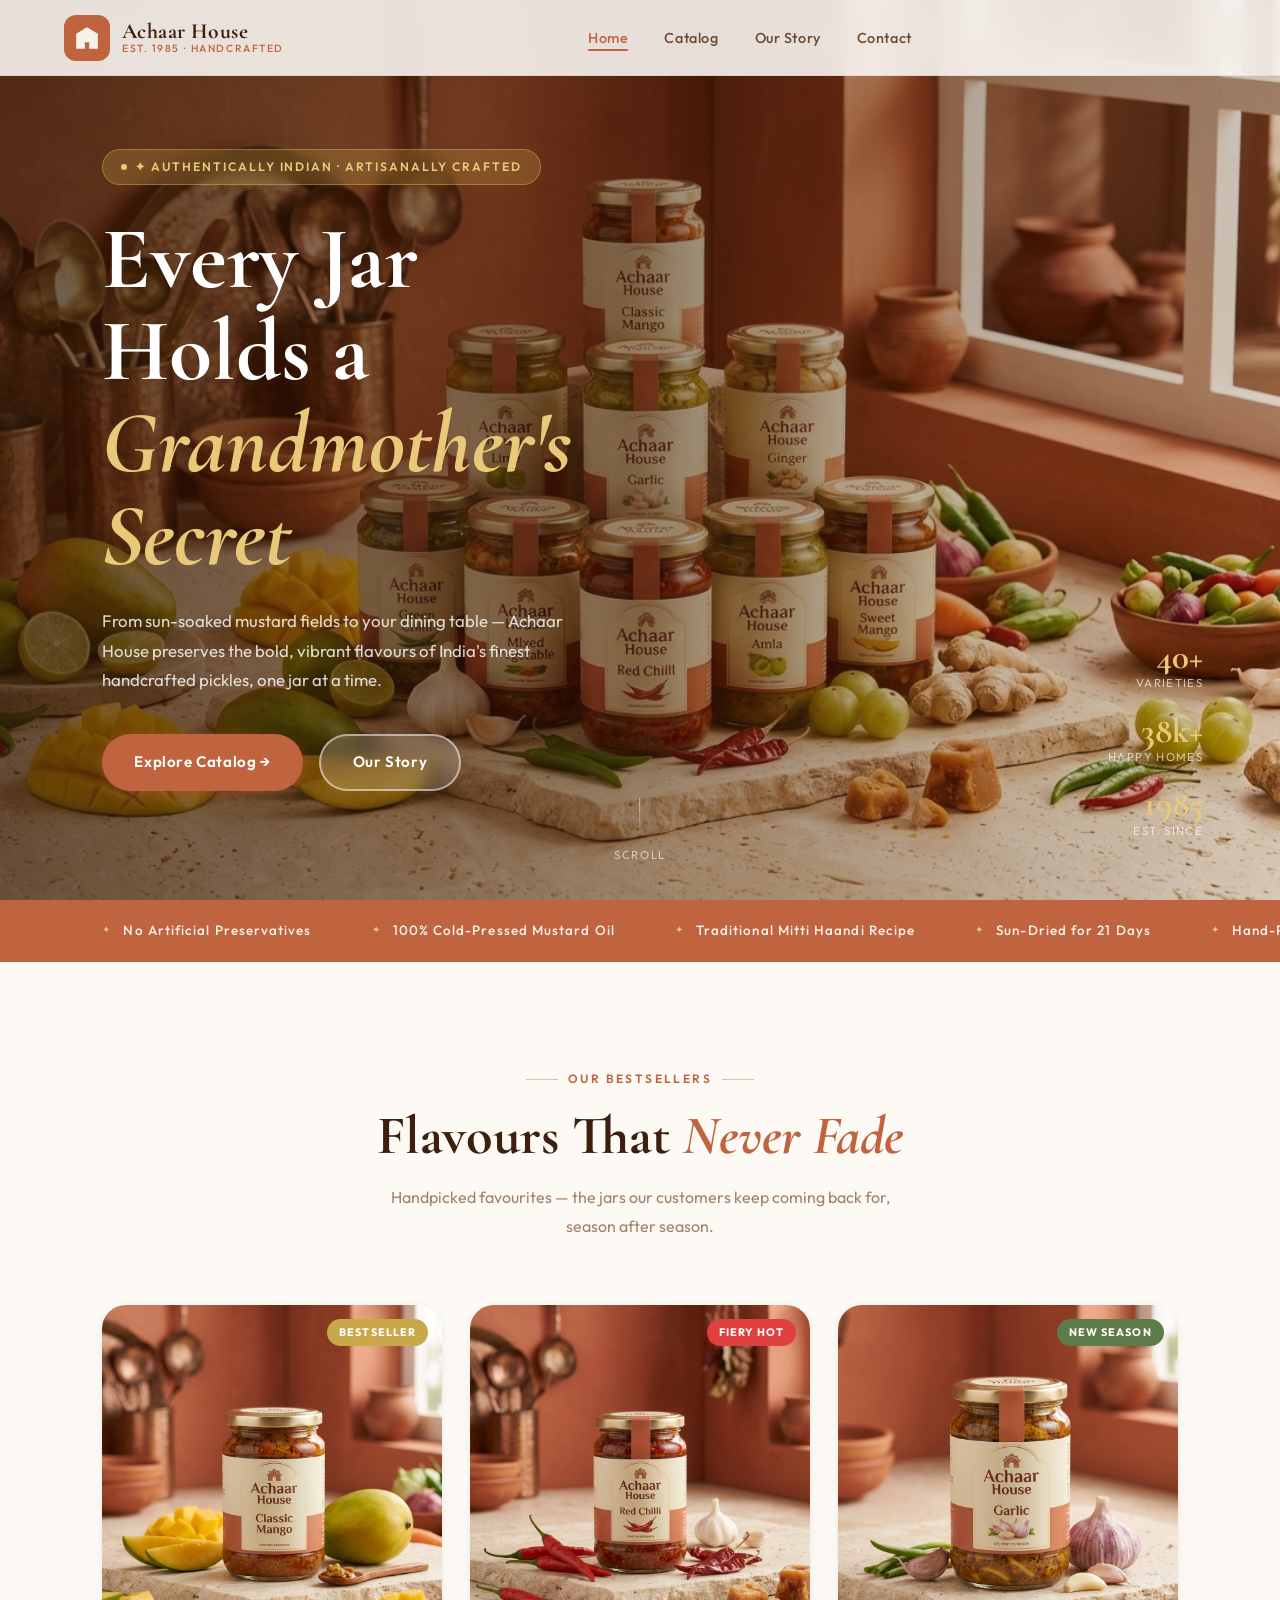
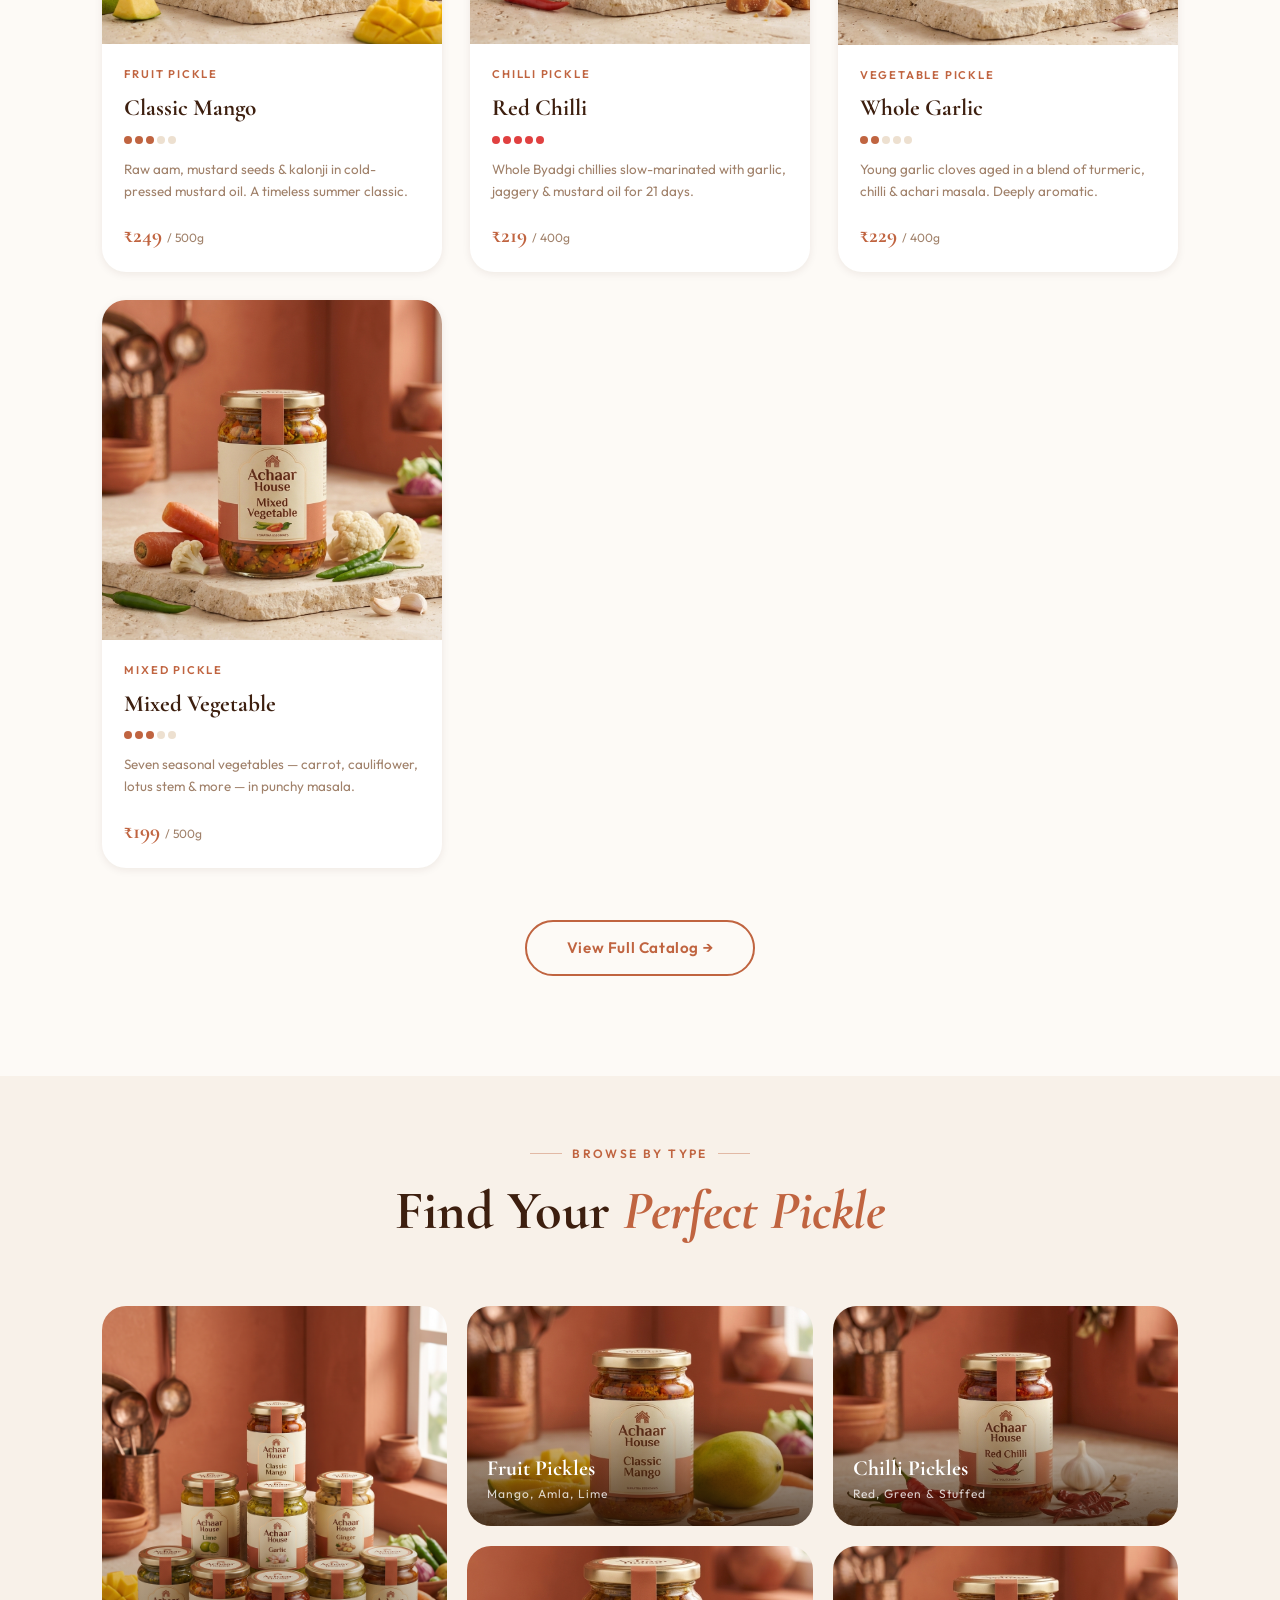
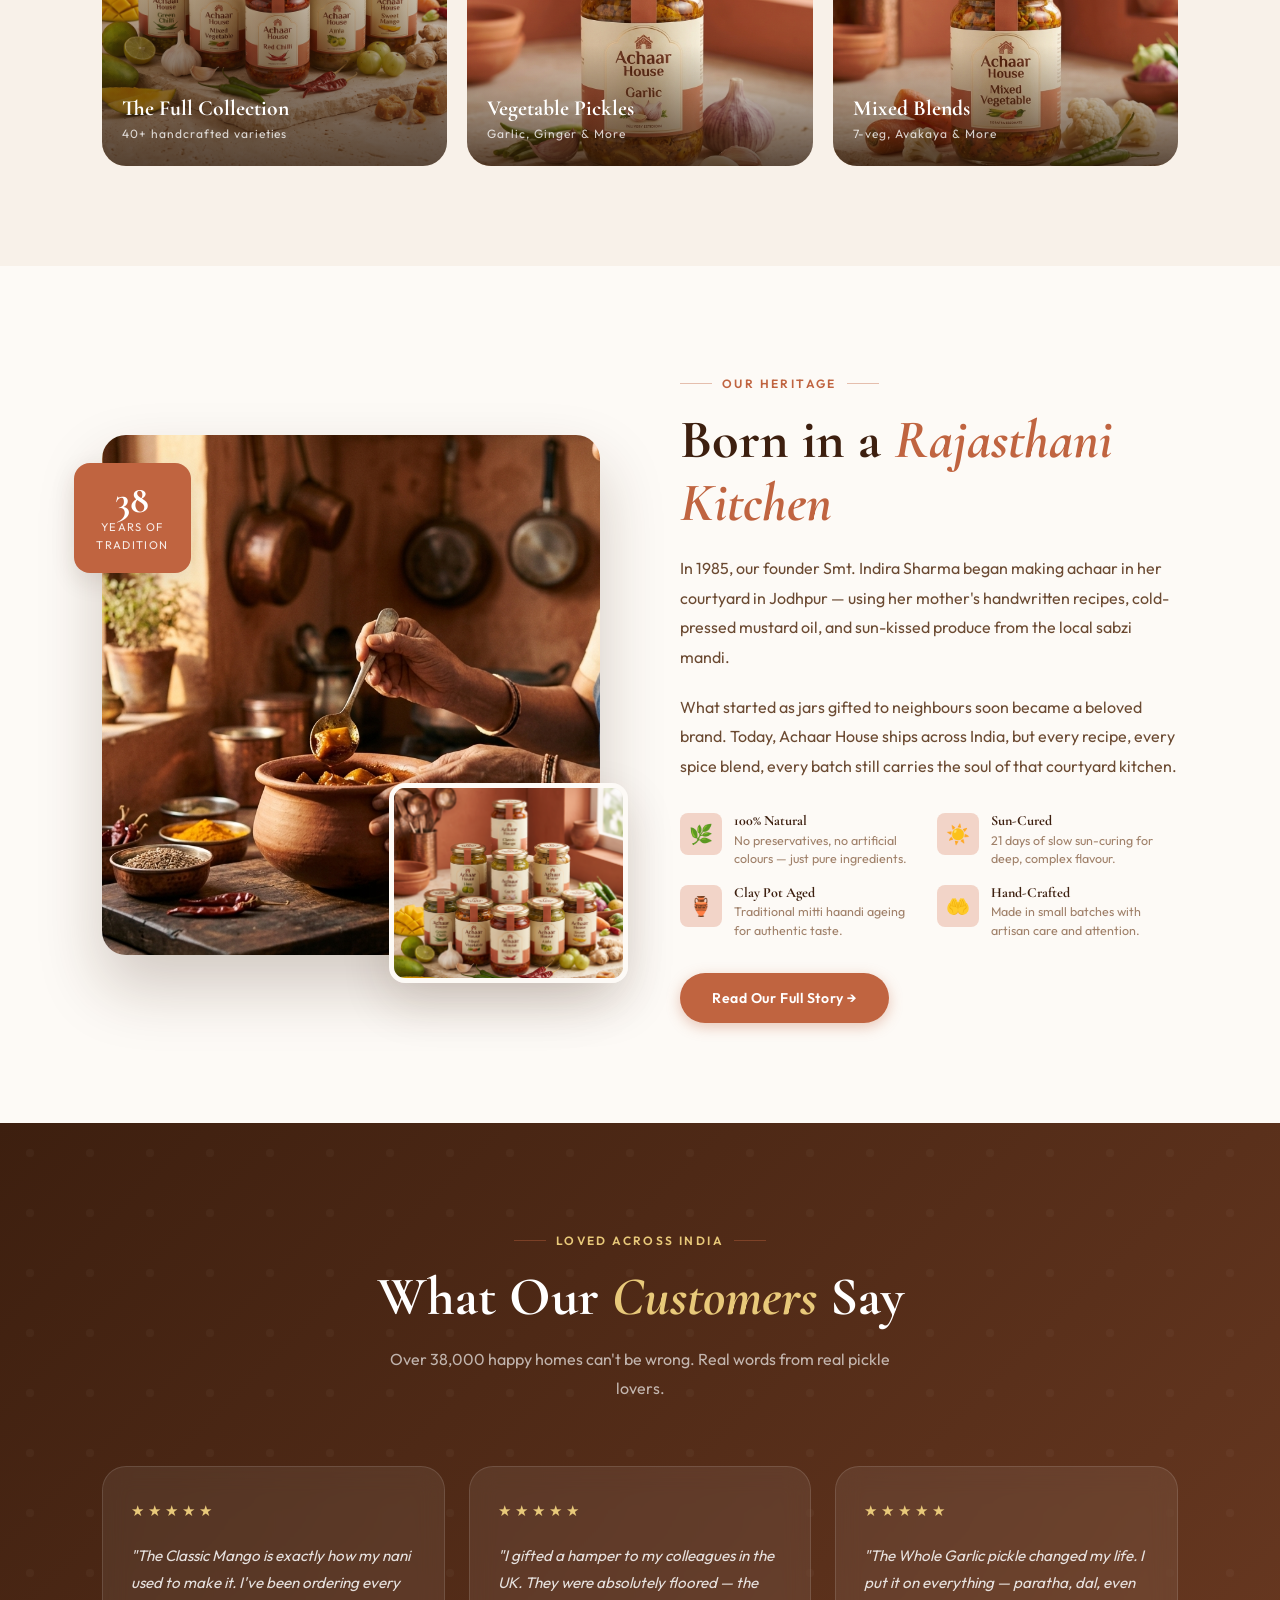
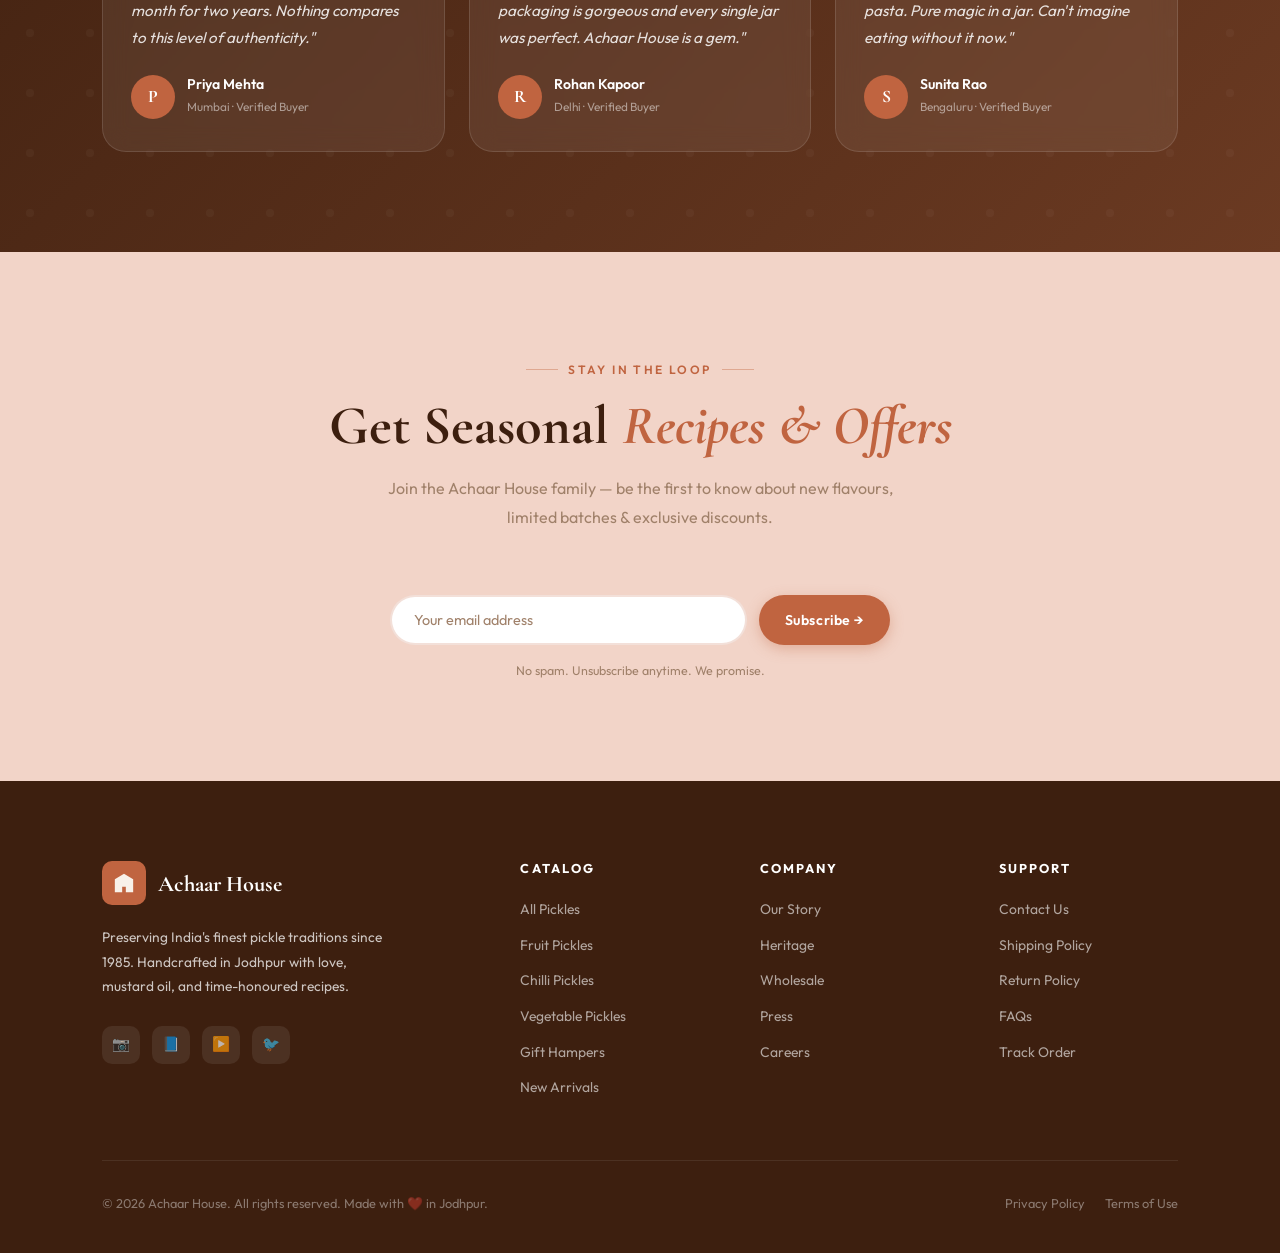
<file: index.html>
<!DOCTYPE html>
<html lang="en">
<head>
  <meta charset="UTF-8" />
  <meta name="viewport" content="width=device-width, initial-scale=1.0" />
  <title>Achaar House — Handcrafted Indian Pickles Since 1985</title>
  <meta name="description" content="Achaar House brings you authentic, handcrafted Indian pickles made from traditional family recipes. Explore our full catalog of premium achaar – mango, lime, chilli, garlic and more." />
  <link rel="stylesheet" href="styles.css" />
  <link rel="icon" type="image/svg+xml" href="favicon.svg" />
  <link rel="icon" type="image/png" href="favicon.png" />
  <link rel="apple-touch-icon" href="favicon.png" />
</head>
<body>

<!-- ===== NAVBAR ===== -->
<nav class="navbar" id="navbar">
  <a href="index.html" class="nav-logo">
    <div class="nav-logo-icon">
      <svg viewBox="0 0 24 24" xmlns="http://www.w3.org/2000/svg">
        <path d="M12 2L2 8v14h8v-6h4v6h8V8L12 2z"/>
      </svg>
    </div>
    <div class="nav-logo-text">
      <span class="brand-name">Achaar House</span>
      <span class="brand-tagline">Est. 1985 · Handcrafted</span>
    </div>
  </a>
  <ul class="nav-links">
    <li><a href="index.html" class="active">Home</a></li>
    <li><a href="catalog.html">Catalog</a></li>
    <li><a href="about.html">Our Story</a></li>
    <li><a href="contact.html">Contact</a></li>
  </ul>
  <div class="nav-cta">
  </div>
  <div class="hamburger" id="hamburger" aria-label="Menu">
    <span></span><span></span><span></span>
  </div>
</nav>

<!-- Mobile Nav -->
<div class="mobile-nav" id="mobileNav">
  <span class="mobile-nav-close" id="mobileClose">✕</span>
  <a href="index.html">Home</a>
  <a href="catalog.html">Catalog</a>
  <a href="about.html">Our Story</a>
  <a href="contact.html">Contact</a>
</div>

<!-- ===== HERO ===== -->
<section class="hero" id="home">
  <div class="hero-bg" id="heroBg"></div>
  <div class="hero-overlay"></div>
  <div class="hero-content">
    <div class="hero-badge">✦ Authentically Indian · Artisanally Crafted</div>
    <h1>Every Jar Holds a<br /><em>Grandmother's Secret</em></h1>
    <p class="hero-desc">From sun-soaked mustard fields to your dining table — Achaar House preserves the bold, vibrant flavours of India's finest handcrafted pickles, one jar at a time.</p>
    <div class="hero-actions">
      <a href="catalog.html" class="btn-primary" style="padding:14px 32px; font-size:0.95rem;">Explore Catalog →</a>
      <a href="about.html" class="btn-ghost" style="padding:14px 32px; font-size:0.95rem;">Our Story</a>
    </div>
  </div>
  <div class="hero-stats">
    <div class="stat-item">
      <div class="stat-number">40+</div>
      <div class="stat-label">Varieties</div>
    </div>
    <div class="stat-item">
      <div class="stat-number">38k+</div>
      <div class="stat-label">Happy Homes</div>
    </div>
    <div class="stat-item">
      <div class="stat-number">1985</div>
      <div class="stat-label">Est. Since</div>
    </div>
  </div>
  <div class="hero-scroll">
    <div class="hero-scroll-line"></div>
    Scroll
  </div>
</section>

<!-- ===== FEATURES TICKER ===== -->
<div class="features-strip">
  <div class="features-ticker" id="ticker">
    <span>No Artificial Preservatives</span>
    <span>100% Cold-Pressed Mustard Oil</span>
    <span>Traditional Mitti Haandi Recipe</span>
    <span>Sun-Dried for 21 Days</span>
    <span>Hand-Packed with Love</span>
    <span>Free Delivery on ₹499+</span>
    <span>No Artificial Preservatives</span>
    <span>100% Cold-Pressed Mustard Oil</span>
    <span>Traditional Mitti Haandi Recipe</span>
    <span>Sun-Dried for 21 Days</span>
    <span>Hand-Packed with Love</span>
    <span>Free Delivery on ₹499+</span>
  </div>
</div>

<!-- ===== BESTSELLERS ===== -->
<section class="section-pad" id="bestsellers">
  <div class="section-header">
    <div class="section-eyebrow">Our Bestsellers</div>
    <h2 class="section-title">Flavours That <em>Never Fade</em></h2>
    <p class="section-subtitle">Handpicked favourites — the jars our customers keep coming back for, season after season.</p>
  </div>
  <div class="products-grid">

    <!-- Card 1 -->
    <div class="product-card fade-up" onclick="window.location='catalog.html'">
      <div class="product-card-img">
        <img src="images/mango_pickle.jpg" alt="Classic Mango Pickle" loading="lazy" />
        <span class="product-badge">Bestseller</span>
      </div>
      <div class="product-card-body">
        <div class="product-category">Fruit Pickle</div>
        <div class="product-name">Classic Mango</div>
        <div class="spice-meter">
          <div class="spice-dot active"></div>
          <div class="spice-dot active"></div>
          <div class="spice-dot active"></div>
          <div class="spice-dot"></div>
          <div class="spice-dot"></div>
        </div>
        <div class="product-desc">Raw aam, mustard seeds & kalonji in cold-pressed mustard oil. A timeless summer classic.</div>
        <div class="product-footer">
          <div class="product-price">₹249 <span>/ 500g</span></div>
        </div>
      </div>
    </div>

    <!-- Card 2 -->
    <div class="product-card fade-up" onclick="window.location='catalog.html'">
      <div class="product-card-img">
        <img src="images/chilli_pickle.jpg" alt="Red Chilli Pickle" loading="lazy" />
        <span class="product-badge hot">Fiery Hot</span>
      </div>
      <div class="product-card-body">
        <div class="product-category">Chilli Pickle</div>
        <div class="product-name">Red Chilli</div>
        <div class="spice-meter">
          <div class="spice-dot active hot"></div>
          <div class="spice-dot active hot"></div>
          <div class="spice-dot active hot"></div>
          <div class="spice-dot active hot"></div>
          <div class="spice-dot active hot"></div>
        </div>
        <div class="product-desc">Whole Byadgi chillies slow-marinated with garlic, jaggery & mustard oil for 21 days.</div>
        <div class="product-footer">
          <div class="product-price">₹219 <span>/ 400g</span></div>
        </div>
      </div>
    </div>

    <!-- Card 3 -->
    <div class="product-card fade-up" onclick="window.location='catalog.html'">
      <div class="product-card-img">
        <img src="images/garlic_pickle.jpg" alt="Garlic Pickle" loading="lazy" />
        <span class="product-badge new">New Season</span>
      </div>
      <div class="product-card-body">
        <div class="product-category">Vegetable Pickle</div>
        <div class="product-name">Whole Garlic</div>
        <div class="spice-meter">
          <div class="spice-dot active"></div>
          <div class="spice-dot active"></div>
          <div class="spice-dot"></div>
          <div class="spice-dot"></div>
          <div class="spice-dot"></div>
        </div>
        <div class="product-desc">Young garlic cloves aged in a blend of turmeric, chilli & achari masala. Deeply aromatic.</div>
        <div class="product-footer">
          <div class="product-price">₹229 <span>/ 400g</span></div>
        </div>
      </div>
    </div>

    <!-- Card 4 -->
    <div class="product-card fade-up" onclick="window.location='catalog.html'">
      <div class="product-card-img">
        <img src="images/mixed_veg_pickle.jpg" alt="Mixed Vegetable Pickle" loading="lazy" />
      </div>
      <div class="product-card-body">
        <div class="product-category">Mixed Pickle</div>
        <div class="product-name">Mixed Vegetable</div>
        <div class="spice-meter">
          <div class="spice-dot active"></div>
          <div class="spice-dot active"></div>
          <div class="spice-dot active"></div>
          <div class="spice-dot"></div>
          <div class="spice-dot"></div>
        </div>
        <div class="product-desc">Seven seasonal vegetables — carrot, cauliflower, lotus stem & more — in punchy masala.</div>
        <div class="product-footer">
          <div class="product-price">₹199 <span>/ 500g</span></div>
        </div>
      </div>
    </div>

  </div>
  <div style="text-align:center; margin-top:52px;">
    <a href="catalog.html" class="btn-secondary" style="padding:14px 40px; font-size:0.95rem;">View Full Catalog →</a>
  </div>
</section>

<!-- ===== CATEGORIES ===== -->
<section class="section-pad" style="background:var(--cream); padding-top:60px;">
  <div class="section-header">
    <div class="section-eyebrow">Browse By Type</div>
    <h2 class="section-title">Find Your <em>Perfect Pickle</em></h2>
  </div>
  <div class="categories-grid">
    <div class="cat-card fade-up">
      <img src="images/catalog_group.png" alt="All Pickles" />
      <div class="cat-overlay"></div>
      <div class="cat-label">
        <h3>The Full Collection</h3>
        <span>40+ handcrafted varieties</span>
      </div>
    </div>
    <div class="cat-card fade-up">
      <img src="images/mango_pickle.jpg" alt="Fruit Pickles" />
      <div class="cat-overlay"></div>
      <div class="cat-label">
        <h3>Fruit Pickles</h3>
        <span>Mango, Amla, Lime</span>
      </div>
    </div>
    <div class="cat-card fade-up">
      <img src="images/chilli_pickle.jpg" alt="Chilli Pickles" />
      <div class="cat-overlay"></div>
      <div class="cat-label">
        <h3>Chilli Pickles</h3>
        <span>Red, Green & Stuffed</span>
      </div>
    </div>
    <div class="cat-card fade-up">
      <img src="images/garlic_pickle.jpg" alt="Vegetable Pickles" />
      <div class="cat-overlay"></div>
      <div class="cat-label">
        <h3>Vegetable Pickles</h3>
        <span>Garlic, Ginger & More</span>
      </div>
    </div>
    <div class="cat-card fade-up">
      <img src="images/mixed_veg_pickle.jpg" alt="Mixed Pickles" />
      <div class="cat-overlay"></div>
      <div class="cat-label">
        <h3>Mixed Blends</h3>
        <span>7-veg, Avakaya & More</span>
      </div>
    </div>
  </div>
</section>

<!-- ===== STORY / ABOUT ===== -->
<section class="section-pad">
  <div class="story-grid">
    <div class="story-img-wrap">
      <img src="images/about_section.jpg" alt="Achaar House kitchen" class="story-img-main" />
      <img src="images/catalog_group.png" alt="Achaar House jars" class="story-img-accent" />
      <div class="story-img-badge">
        <div class="badge-number">38</div>
        <div class="badge-text">Years of<br />Tradition</div>
      </div>
    </div>
    <div class="story-content">
      <div class="section-header" style="text-align:left; margin-bottom:20px;">
        <div class="section-eyebrow">Our Heritage</div>
        <h2 class="section-title">Born in a <em>Rajasthani Kitchen</em></h2>
      </div>
      <p class="story-text">In 1985, our founder Smt. Indira Sharma began making achaar in her courtyard in Jodhpur — using her mother's handwritten recipes, cold-pressed mustard oil, and sun-kissed produce from the local sabzi mandi.</p>
      <p class="story-text">What started as jars gifted to neighbours soon became a beloved brand. Today, Achaar House ships across India, but every recipe, every spice blend, every batch still carries the soul of that courtyard kitchen.</p>
      <div class="story-values">
        <div class="story-value">
          <div class="story-value-icon">🌿</div>
          <div class="story-value-text">
            <h4>100% Natural</h4>
            <p>No preservatives, no artificial colours — just pure ingredients.</p>
          </div>
        </div>
        <div class="story-value">
          <div class="story-value-icon">☀️</div>
          <div class="story-value-text">
            <h4>Sun-Cured</h4>
            <p>21 days of slow sun-curing for deep, complex flavour.</p>
          </div>
        </div>
        <div class="story-value">
          <div class="story-value-icon">🏺</div>
          <div class="story-value-text">
            <h4>Clay Pot Aged</h4>
            <p>Traditional mitti haandi ageing for authentic taste.</p>
          </div>
        </div>
        <div class="story-value">
          <div class="story-value-icon">🤲</div>
          <div class="story-value-text">
            <h4>Hand-Crafted</h4>
            <p>Made in small batches with artisan care and attention.</p>
          </div>
        </div>
      </div>
      <a href="about.html" class="btn-primary" style="padding:14px 32px;">Read Our Full Story →</a>
    </div>
  </div>
</section>

<!-- ===== TESTIMONIALS ===== -->
<section class="section-pad testimonials-bg">
  <div class="section-header section-header-light">
    <div class="section-eyebrow">Loved Across India</div>
    <h2 class="section-title" style="color:#fff;">What Our <em style="color:var(--gold-light);">Customers</em> Say</h2>
    <p class="section-subtitle" style="color:rgba(255,255,255,0.65);">Over 38,000 happy homes can't be wrong. Real words from real pickle lovers.</p>
  </div>
  <div class="testimonials-grid">
    <div class="testimonial-card fade-up">
      <div class="testimonial-stars">
        <span class="star">★</span><span class="star">★</span><span class="star">★</span><span class="star">★</span><span class="star">★</span>
      </div>
      <p class="testimonial-text">"The Classic Mango is exactly how my nani used to make it. I've been ordering every month for two years. Nothing compares to this level of authenticity."</p>
      <div class="testimonial-author">
        <div class="author-avatar">P</div>
        <div class="author-info">
          <h4>Priya Mehta</h4>
          <span>Mumbai · Verified Buyer</span>
        </div>
      </div>
    </div>
    <div class="testimonial-card fade-up">
      <div class="testimonial-stars">
        <span class="star">★</span><span class="star">★</span><span class="star">★</span><span class="star">★</span><span class="star">★</span>
      </div>
      <p class="testimonial-text">"I gifted a hamper to my colleagues in the UK. They were absolutely floored — the packaging is gorgeous and every single jar was perfect. Achaar House is a gem."</p>
      <div class="testimonial-author">
        <div class="author-avatar">R</div>
        <div class="author-info">
          <h4>Rohan Kapoor</h4>
          <span>Delhi · Verified Buyer</span>
        </div>
      </div>
    </div>
    <div class="testimonial-card fade-up">
      <div class="testimonial-stars">
        <span class="star">★</span><span class="star">★</span><span class="star">★</span><span class="star">★</span><span class="star">★</span>
      </div>
      <p class="testimonial-text">"The Whole Garlic pickle changed my life. I put it on everything — paratha, dal, even pasta. Pure magic in a jar. Can't imagine eating without it now."</p>
      <div class="testimonial-author">
        <div class="author-avatar">S</div>
        <div class="author-info">
          <h4>Sunita Rao</h4>
          <span>Bengaluru · Verified Buyer</span>
        </div>
      </div>
    </div>
  </div>
</section>

<!-- ===== NEWSLETTER ===== -->
<section class="section-pad newsletter-section">
  <div class="section-header">
    <div class="section-eyebrow">Stay in the Loop</div>
    <h2 class="section-title">Get Seasonal <em>Recipes & Offers</em></h2>
    <p class="section-subtitle">Join the Achaar House family — be the first to know about new flavours, limited batches & exclusive discounts.</p>
  </div>
  <form class="newsletter-form" onsubmit="handleNewsletter(event)">
    <input type="email" class="newsletter-input" placeholder="Your email address" id="newsletterEmail" required />
    <button type="submit" class="btn-primary">Subscribe →</button>
  </form>
  <p style="margin-top:16px; font-size:0.78rem; color:var(--text-muted);">No spam. Unsubscribe anytime. We promise.</p>
</section>

<!-- ===== FOOTER ===== -->
<footer>
  <div class="footer-grid">
    <div>
      <div class="footer-brand-logo">
        <div class="footer-brand-icon">
          <svg width="22" height="22" viewBox="0 0 24 24" fill="#F8F1E9" xmlns="http://www.w3.org/2000/svg">
            <path d="M12 2L2 8v14h8v-6h4v6h8V8L12 2z"/>
          </svg>
        </div>
        <span class="footer-brand-name">Achaar House</span>
      </div>
      <p class="footer-brand-desc">Preserving India's finest pickle traditions since 1985. Handcrafted in Jodhpur with love, mustard oil, and time-honoured recipes.</p>
      <div class="social-links">
        <a href="#" class="social-link" aria-label="Instagram">📷</a>
        <a href="#" class="social-link" aria-label="Facebook">📘</a>
        <a href="#" class="social-link" aria-label="YouTube">▶️</a>
        <a href="#" class="social-link" aria-label="Twitter">🐦</a>
      </div>
    </div>
    <div class="footer-col">
      <h4>Catalog</h4>
      <ul class="footer-links">
        <li><a href="catalog.html">All Pickles</a></li>
        <li><a href="catalog.html">Fruit Pickles</a></li>
        <li><a href="catalog.html">Chilli Pickles</a></li>
        <li><a href="catalog.html">Vegetable Pickles</a></li>
        <li><a href="catalog.html">Gift Hampers</a></li>
        <li><a href="catalog.html">New Arrivals</a></li>
      </ul>
    </div>
    <div class="footer-col">
      <h4>Company</h4>
      <ul class="footer-links">
        <li><a href="about.html">Our Story</a></li>
        <li><a href="about.html">Heritage</a></li>
        <li><a href="contact.html">Wholesale</a></li>
        <li><a href="contact.html">Press</a></li>
        <li><a href="contact.html">Careers</a></li>
      </ul>
    </div>
    <div class="footer-col">
      <h4>Support</h4>
      <ul class="footer-links">
        <li><a href="contact.html">Contact Us</a></li>
        <li><a href="#">Shipping Policy</a></li>
        <li><a href="#">Return Policy</a></li>
        <li><a href="#">FAQs</a></li>
        <li><a href="#">Track Order</a></li>
      </ul>
    </div>
  </div>
  <div class="footer-bottom">
    <span>© 2026 Achaar House. All rights reserved. Made with ❤️ in Jodhpur.</span>
    <div style="display:flex; gap:20px;">
      <a href="#" style="color:rgba(255,255,255,0.4); transition:color 0.3s;" onmouseover="this.style.color='rgba(255,255,255,0.8)'" onmouseout="this.style.color='rgba(255,255,255,0.4)'">Privacy Policy</a>
      <a href="#" style="color:rgba(255,255,255,0.4); transition:color 0.3s;" onmouseover="this.style.color='rgba(255,255,255,0.8)'" onmouseout="this.style.color='rgba(255,255,255,0.4)'">Terms of Use</a>
    </div>
  </div>
</footer>

<script>
  // --- Navbar scroll effect ---
  const navbar = document.getElementById('navbar');
  window.addEventListener('scroll', () => {
    navbar.classList.toggle('scrolled', window.scrollY > 60);
  });

  // --- Hero bg parallax / load ---
  const heroBg = document.getElementById('heroBg');
  heroBg.style.backgroundImage = "url('images/hero_banner.jpg')";
  setTimeout(() => heroBg.classList.add('loaded'), 100);

  // --- Mobile Nav ---
  const hamburger = document.getElementById('hamburger');
  const mobileNav = document.getElementById('mobileNav');
  const mobileClose = document.getElementById('mobileClose');
  hamburger.addEventListener('click', () => mobileNav.classList.add('open'));
  mobileClose.addEventListener('click', () => mobileNav.classList.remove('open'));



  // --- Newsletter ---
  function handleNewsletter(e) {
    e.preventDefault();
    const btn = e.target.querySelector('button');
    btn.textContent = '✓ Subscribed!';
    btn.style.background = 'var(--green-herb)';
    setTimeout(() => {
      btn.textContent = 'Subscribe →';
      btn.style.background = '';
      document.getElementById('newsletterEmail').value = '';
    }, 2500);
  }

  // --- Scroll animations ---
  const observer = new IntersectionObserver((entries) => {
    entries.forEach(e => { if (e.isIntersecting) e.target.classList.add('visible'); });
  }, { threshold: 0.12 });
  document.querySelectorAll('.fade-up').forEach(el => observer.observe(el));
</script>
</body>
</html>
</file>
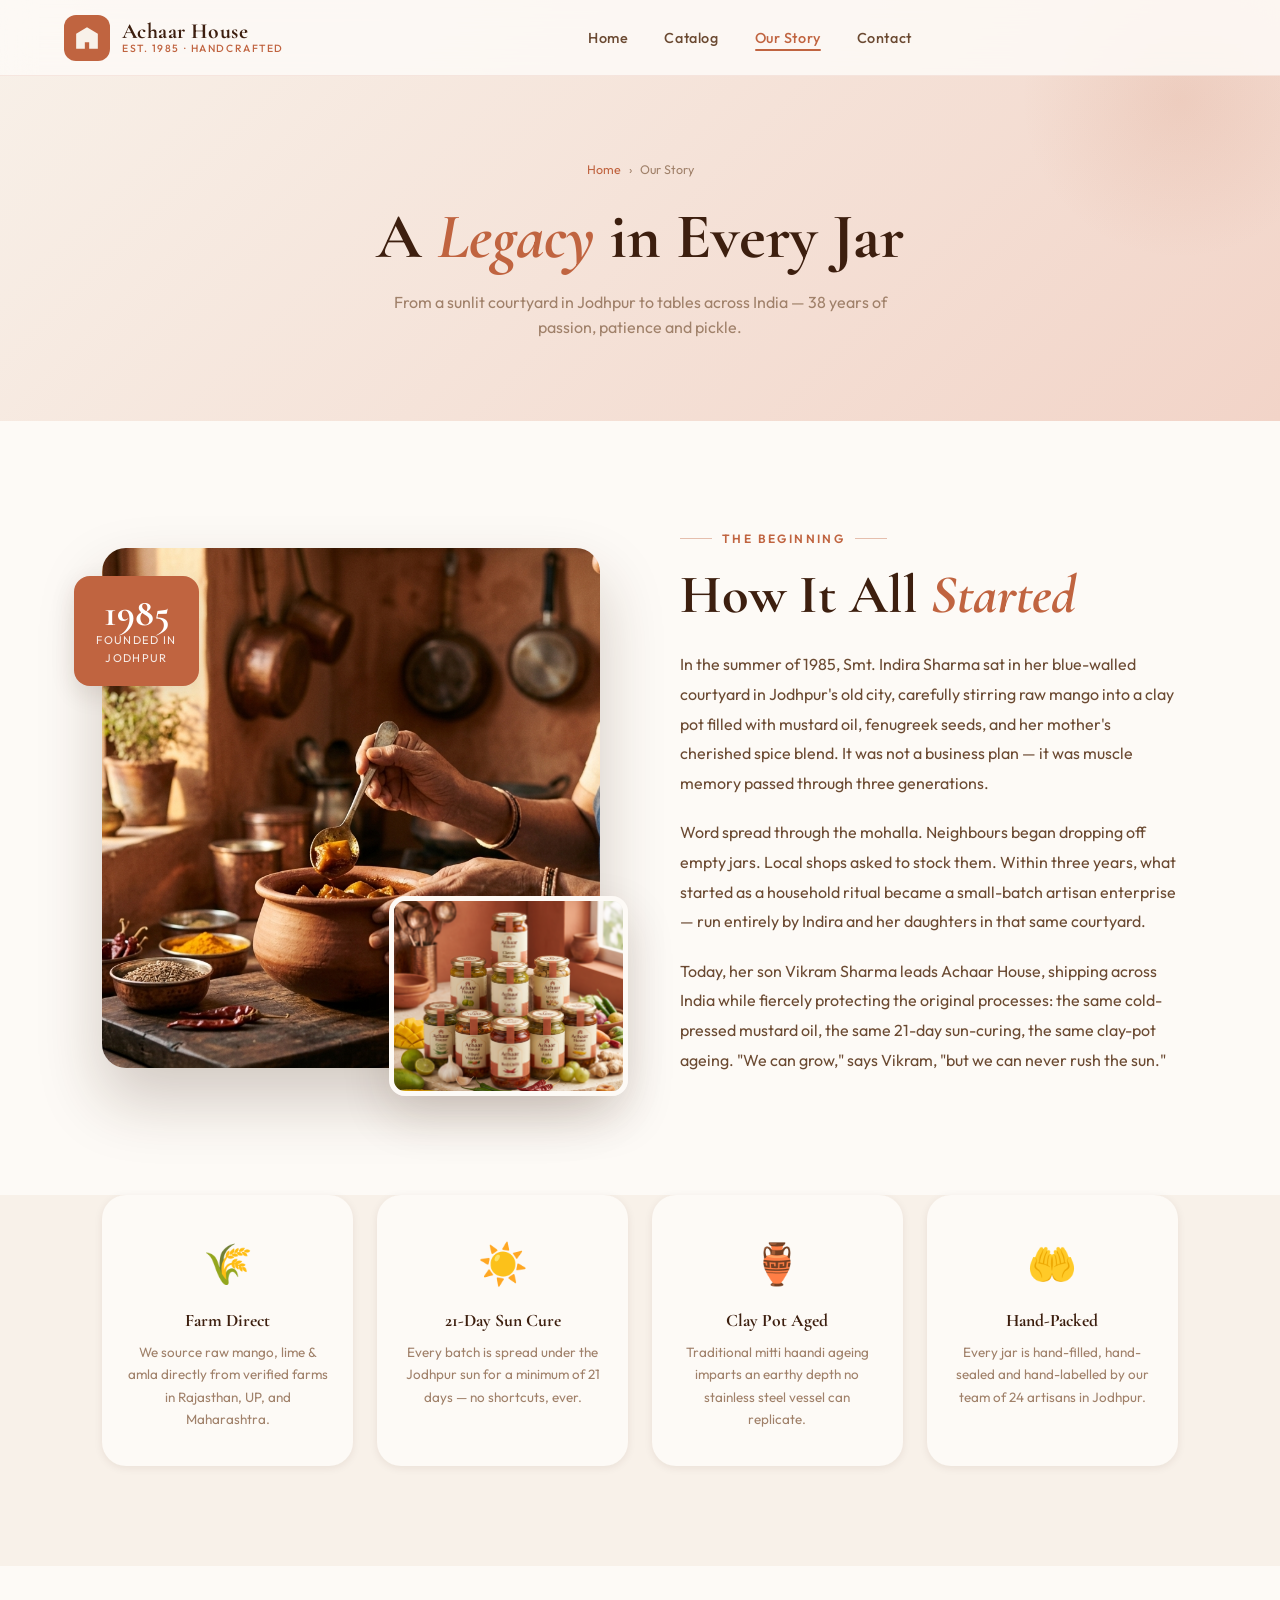
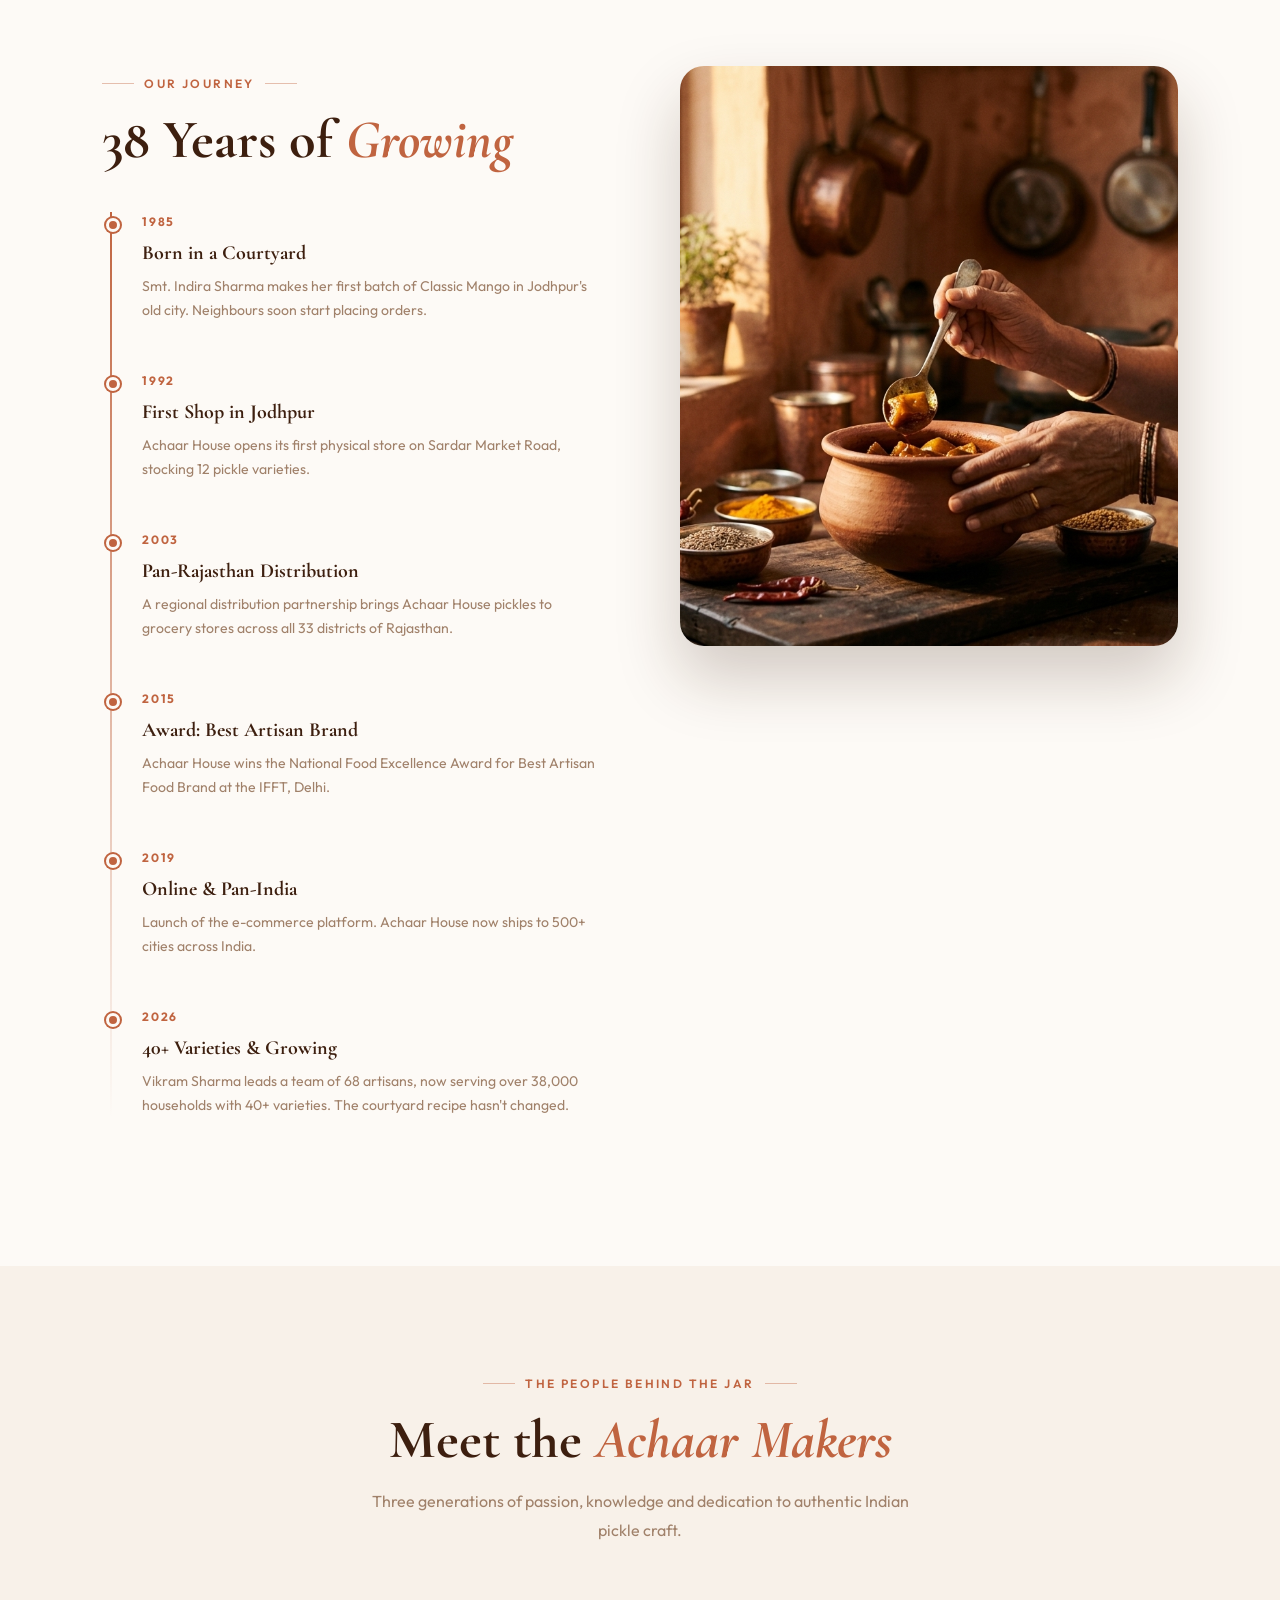
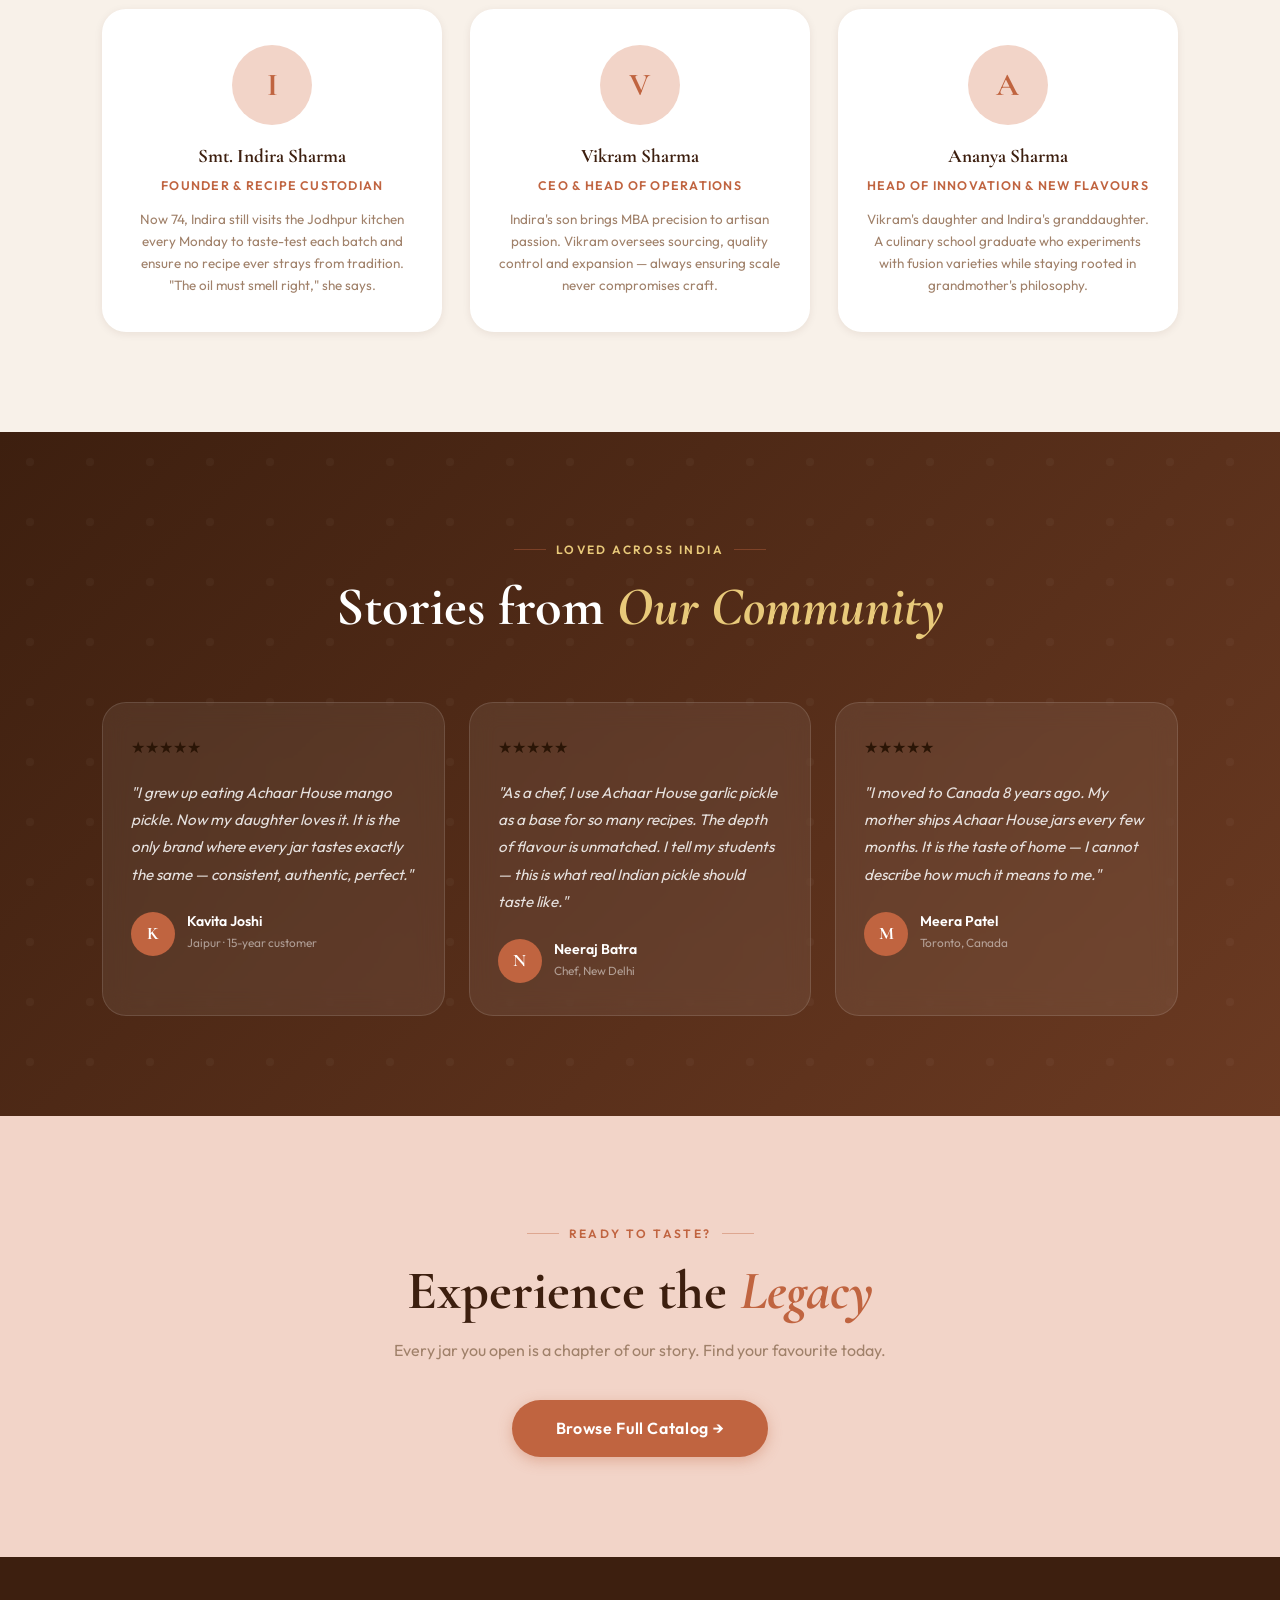
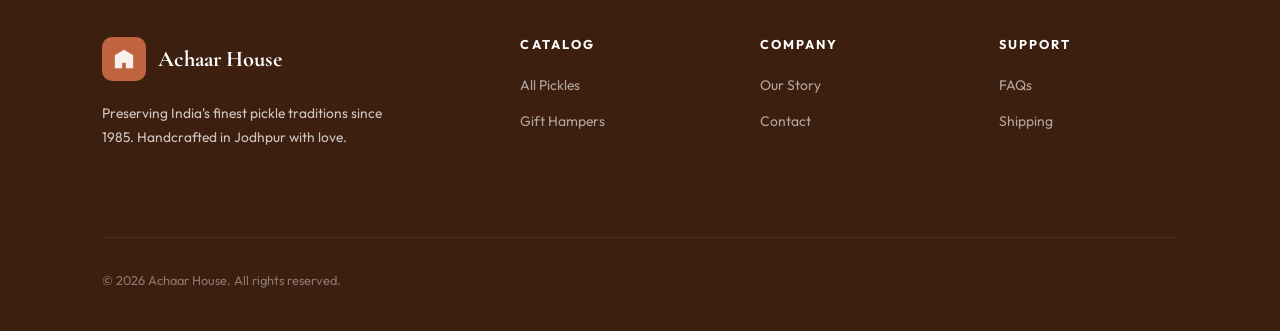
<file: about.html>
<!DOCTYPE html>
<html lang="en">
<head>
  <meta charset="UTF-8" />
  <meta name="viewport" content="width=device-width, initial-scale=1.0" />
  <title>Our Story — Achaar House</title>
  <meta name="description" content="Learn about the Achaar House heritage — from a courtyard kitchen in Jodhpur to kitchens across India. A 38-year journey of authentic handcrafted pickles." />
  <link rel="stylesheet" href="styles.css" />
  <link rel="icon" type="image/svg+xml" href="favicon.svg" />
  <link rel="icon" type="image/png" href="favicon.png" />
  <link rel="apple-touch-icon" href="favicon.png" />
</head>
<body>

<!-- ===== NAVBAR ===== -->
<nav class="navbar" id="navbar">
  <a href="index.html" class="nav-logo">
    <div class="nav-logo-icon">
      <svg viewBox="0 0 24 24" xmlns="http://www.w3.org/2000/svg">
        <path d="M12 2L2 8v14h8v-6h4v6h8V8L12 2z"/>
      </svg>
    </div>
    <div class="nav-logo-text">
      <span class="brand-name">Achaar House</span>
      <span class="brand-tagline">Est. 1985 · Handcrafted</span>
    </div>
  </a>
  <ul class="nav-links">
    <li><a href="index.html">Home</a></li>
    <li><a href="catalog.html">Catalog</a></li>
    <li><a href="about.html" class="active">Our Story</a></li>
    <li><a href="contact.html">Contact</a></li>
  </ul>
  <div class="nav-cta"></div>
  <div class="hamburger" id="hamburger"><span></span><span></span><span></span></div>
</nav>

<div class="mobile-nav" id="mobileNav">
  <span class="mobile-nav-close" id="mobileClose">✕</span>
  <a href="index.html">Home</a>
  <a href="catalog.html">Catalog</a>
  <a href="about.html">Our Story</a>
  <a href="contact.html">Contact</a>
</div>

<!-- ===== PAGE HEADER ===== -->
<div class="page-header">
  <div class="breadcrumb">
    <a href="index.html">Home</a>
    <span class="sep">›</span>
    <span>Our Story</span>
  </div>
  <h1>A <em style="font-style:italic; color:var(--terracotta);">Legacy</em> in Every Jar</h1>
  <p>From a sunlit courtyard in Jodhpur to tables across India — 38 years of passion, patience and pickle.</p>
</div>

<!-- ===== STORY SECTION ===== -->
<section class="section-pad">
  <div class="story-grid">
    <div class="story-img-wrap fade-up">
      <img src="images/about_section.jpg" alt="Traditional pickle making at Achaar House" class="story-img-main" />
      <img src="images/catalog_group.png" alt="Achaar House product range" class="story-img-accent" />
      <div class="story-img-badge">
        <div class="badge-number">1985</div>
        <div class="badge-text">Founded In<br />Jodhpur</div>
      </div>
    </div>
    <div class="story-content fade-up">
      <div class="section-header" style="text-align:left; margin-bottom:24px;">
        <div class="section-eyebrow">The Beginning</div>
        <h2 class="section-title">How It All <em>Started</em></h2>
      </div>
      <p class="story-text">In the summer of 1985, Smt. Indira Sharma sat in her blue-walled courtyard in Jodhpur's old city, carefully stirring raw mango into a clay pot filled with mustard oil, fenugreek seeds, and her mother's cherished spice blend. It was not a business plan — it was muscle memory passed through three generations.</p>
      <p class="story-text">Word spread through the mohalla. Neighbours began dropping off empty jars. Local shops asked to stock them. Within three years, what started as a household ritual became a small-batch artisan enterprise — run entirely by Indira and her daughters in that same courtyard.</p>
      <p class="story-text">Today, her son Vikram Sharma leads Achaar House, shipping across India while fiercely protecting the original processes: the same cold-pressed mustard oil, the same 21-day sun-curing, the same clay-pot ageing. "We can grow," says Vikram, "but we can never rush the sun."</p>
    </div>
  </div>
</section>

<!-- ===== VALUES STRIP ===== -->
<section class="section-pad" style="background:var(--cream); padding-top:0;">
  <div class="values-grid">
    <div class="team-card fade-up" style="background:var(--warm-white);">
      <div style="font-size:2.5rem; margin-bottom:12px;">🌾</div>
      <div class="team-name" style="font-size:1.1rem; margin-bottom:6px;">Farm Direct</div>
      <div class="team-bio">We source raw mango, lime & amla directly from verified farms in Rajasthan, UP, and Maharashtra.</div>
    </div>
    <div class="team-card fade-up" style="background:var(--warm-white);">
      <div style="font-size:2.5rem; margin-bottom:12px;">☀️</div>
      <div class="team-name" style="font-size:1.1rem; margin-bottom:6px;">21-Day Sun Cure</div>
      <div class="team-bio">Every batch is spread under the Jodhpur sun for a minimum of 21 days — no shortcuts, ever.</div>
    </div>
    <div class="team-card fade-up" style="background:var(--warm-white);">
      <div style="font-size:2.5rem; margin-bottom:12px;">🏺</div>
      <div class="team-name" style="font-size:1.1rem; margin-bottom:6px;">Clay Pot Aged</div>
      <div class="team-bio">Traditional mitti haandi ageing imparts an earthy depth no stainless steel vessel can replicate.</div>
    </div>
    <div class="team-card fade-up" style="background:var(--warm-white);">
      <div style="font-size:2.5rem; margin-bottom:12px;">🤲</div>
      <div class="team-name" style="font-size:1.1rem; margin-bottom:6px;">Hand-Packed</div>
      <div class="team-bio">Every jar is hand-filled, hand-sealed and hand-labelled by our team of 24 artisans in Jodhpur.</div>
    </div>
  </div>
</section>

<!-- ===== TIMELINE ===== -->
<section class="section-pad">
  <div class="timeline-grid">
    <div>
      <div class="section-header" style="text-align:left; margin-bottom:40px;">
        <div class="section-eyebrow">Our Journey</div>
        <h2 class="section-title">38 Years of <em>Growing</em></h2>
      </div>
      <div class="timeline">
        <div class="timeline-item fade-up">
          <div class="timeline-year">1985</div>
          <div class="timeline-title">Born in a Courtyard</div>
          <div class="timeline-desc">Smt. Indira Sharma makes her first batch of Classic Mango in Jodhpur's old city. Neighbours soon start placing orders.</div>
        </div>
        <div class="timeline-item fade-up">
          <div class="timeline-year">1992</div>
          <div class="timeline-title">First Shop in Jodhpur</div>
          <div class="timeline-desc">Achaar House opens its first physical store on Sardar Market Road, stocking 12 pickle varieties.</div>
        </div>
        <div class="timeline-item fade-up">
          <div class="timeline-year">2003</div>
          <div class="timeline-title">Pan-Rajasthan Distribution</div>
          <div class="timeline-desc">A regional distribution partnership brings Achaar House pickles to grocery stores across all 33 districts of Rajasthan.</div>
        </div>
        <div class="timeline-item fade-up">
          <div class="timeline-year">2015</div>
          <div class="timeline-title">Award: Best Artisan Brand</div>
          <div class="timeline-desc">Achaar House wins the National Food Excellence Award for Best Artisan Food Brand at the IFFT, Delhi.</div>
        </div>
        <div class="timeline-item fade-up">
          <div class="timeline-year">2019</div>
          <div class="timeline-title">Online & Pan-India</div>
          <div class="timeline-desc">Launch of the e-commerce platform. Achaar House now ships to 500+ cities across India.</div>
        </div>
        <div class="timeline-item fade-up">
          <div class="timeline-year">2026</div>
          <div class="timeline-title">40+ Varieties & Growing</div>
          <div class="timeline-desc">Vikram Sharma leads a team of 68 artisans, now serving over 38,000 households with 40+ varieties. The courtyard recipe hasn't changed.</div>
        </div>
      </div>
    </div>
    <div class="timeline-img-wrapper">
      <img src="images/about_section.jpg" alt="Achaar House kitchen tradition" class="timeline-img" />
    </div>
  </div>
</section>

<!-- ===== TEAM ===== -->
<section class="section-pad" style="background:var(--cream);">
  <div class="section-header">
    <div class="section-eyebrow">The People Behind The Jar</div>
    <h2 class="section-title">Meet the <em>Achaar Makers</em></h2>
    <p class="section-subtitle">Three generations of passion, knowledge and dedication to authentic Indian pickle craft.</p>
  </div>
  <div class="team-grid">
    <div class="team-card fade-up">
      <div class="team-avatar">I</div>
      <div class="team-name">Smt. Indira Sharma</div>
      <div class="team-role">Founder & Recipe Custodian</div>
      <div class="team-bio">Now 74, Indira still visits the Jodhpur kitchen every Monday to taste-test each batch and ensure no recipe ever strays from tradition. "The oil must smell right," she says.</div>
    </div>
    <div class="team-card fade-up">
      <div class="team-avatar">V</div>
      <div class="team-name">Vikram Sharma</div>
      <div class="team-role">CEO & Head of Operations</div>
      <div class="team-bio">Indira's son brings MBA precision to artisan passion. Vikram oversees sourcing, quality control and expansion — always ensuring scale never compromises craft.</div>
    </div>
    <div class="team-card fade-up">
      <div class="team-avatar">A</div>
      <div class="team-name">Ananya Sharma</div>
      <div class="team-role">Head of Innovation & New Flavours</div>
      <div class="team-bio">Vikram's daughter and Indira's granddaughter. A culinary school graduate who experiments with fusion varieties while staying rooted in grandmother's philosophy.</div>
    </div>
  </div>
</section>

<!-- ===== TESTIMONIALS ===== -->
<section class="section-pad testimonials-bg">
  <div class="section-header section-header-light">
    <div class="section-eyebrow">Loved Across India</div>
    <h2 class="section-title" style="color:#fff;">Stories from <em style="color:var(--gold-light);">Our Community</em></h2>
  </div>
  <div class="testimonials-grid">
    <div class="testimonial-card fade-up">
      <div class="testimonial-stars">★★★★★</div>
      <p class="testimonial-text">"I grew up eating Achaar House mango pickle. Now my daughter loves it. It is the only brand where every jar tastes exactly the same — consistent, authentic, perfect."</p>
      <div class="testimonial-author">
        <div class="author-avatar">K</div>
        <div class="author-info"><h4>Kavita Joshi</h4><span>Jaipur · 15-year customer</span></div>
      </div>
    </div>
    <div class="testimonial-card fade-up">
      <div class="testimonial-stars">★★★★★</div>
      <p class="testimonial-text">"As a chef, I use Achaar House garlic pickle as a base for so many recipes. The depth of flavour is unmatched. I tell my students — this is what real Indian pickle should taste like."</p>
      <div class="testimonial-author">
        <div class="author-avatar">N</div>
        <div class="author-info"><h4>Neeraj Batra</h4><span>Chef, New Delhi</span></div>
      </div>
    </div>
    <div class="testimonial-card fade-up">
      <div class="testimonial-stars">★★★★★</div>
      <p class="testimonial-text">"I moved to Canada 8 years ago. My mother ships Achaar House jars every few months. It is the taste of home — I cannot describe how much it means to me."</p>
      <div class="testimonial-author">
        <div class="author-avatar">M</div>
        <div class="author-info"><h4>Meera Patel</h4><span>Toronto, Canada</span></div>
      </div>
    </div>
  </div>
</section>

<!-- ===== CTA ===== -->
<section class="section-pad" style="text-align:center; background:var(--terracotta-pale);">
  <div class="section-eyebrow">Ready to Taste?</div>
  <h2 class="section-title">Experience the <em>Legacy</em></h2>
  <p style="color:var(--text-muted); margin-bottom:36px; font-size:1rem;">Every jar you open is a chapter of our story. Find your favourite today.</p>
  <a href="catalog.html" class="btn-primary" style="padding:16px 44px; font-size:1rem;">Browse Full Catalog →</a>
</section>

<!-- ===== FOOTER ===== -->
<footer>
  <div class="footer-grid">
    <div>
      <div class="footer-brand-logo">
        <div class="footer-brand-icon">
          <svg width="22" height="22" viewBox="0 0 24 24" fill="#F8F1E9"><path d="M12 2L2 8v14h8v-6h4v6h8V8L12 2z"/></svg>
        </div>
        <span class="footer-brand-name">Achaar House</span>
      </div>
      <p class="footer-brand-desc">Preserving India's finest pickle traditions since 1985. Handcrafted in Jodhpur with love.</p>
    </div>
    <div class="footer-col"><h4>Catalog</h4><ul class="footer-links"><li><a href="catalog.html">All Pickles</a></li><li><a href="catalog.html">Gift Hampers</a></li></ul></div>
    <div class="footer-col"><h4>Company</h4><ul class="footer-links"><li><a href="about.html">Our Story</a></li><li><a href="contact.html">Contact</a></li></ul></div>
    <div class="footer-col"><h4>Support</h4><ul class="footer-links"><li><a href="#">FAQs</a></li><li><a href="#">Shipping</a></li></ul></div>
  </div>
  <div class="footer-bottom"><span>© 2026 Achaar House. All rights reserved.</span></div>
</footer>

<script>
  const navbar = document.getElementById('navbar');
  window.addEventListener('scroll', () => navbar.classList.toggle('scrolled', window.scrollY > 60));
  document.getElementById('hamburger').addEventListener('click', () => document.getElementById('mobileNav').classList.add('open'));
  document.getElementById('mobileClose').addEventListener('click', () => document.getElementById('mobileNav').classList.remove('open'));
  const observer = new IntersectionObserver((entries) => {
    entries.forEach(e => { if (e.isIntersecting) e.target.classList.add('visible'); });
  }, { threshold: 0.1 });
  document.querySelectorAll('.fade-up').forEach(el => observer.observe(el));
</script>
</body>
</html>
</file>
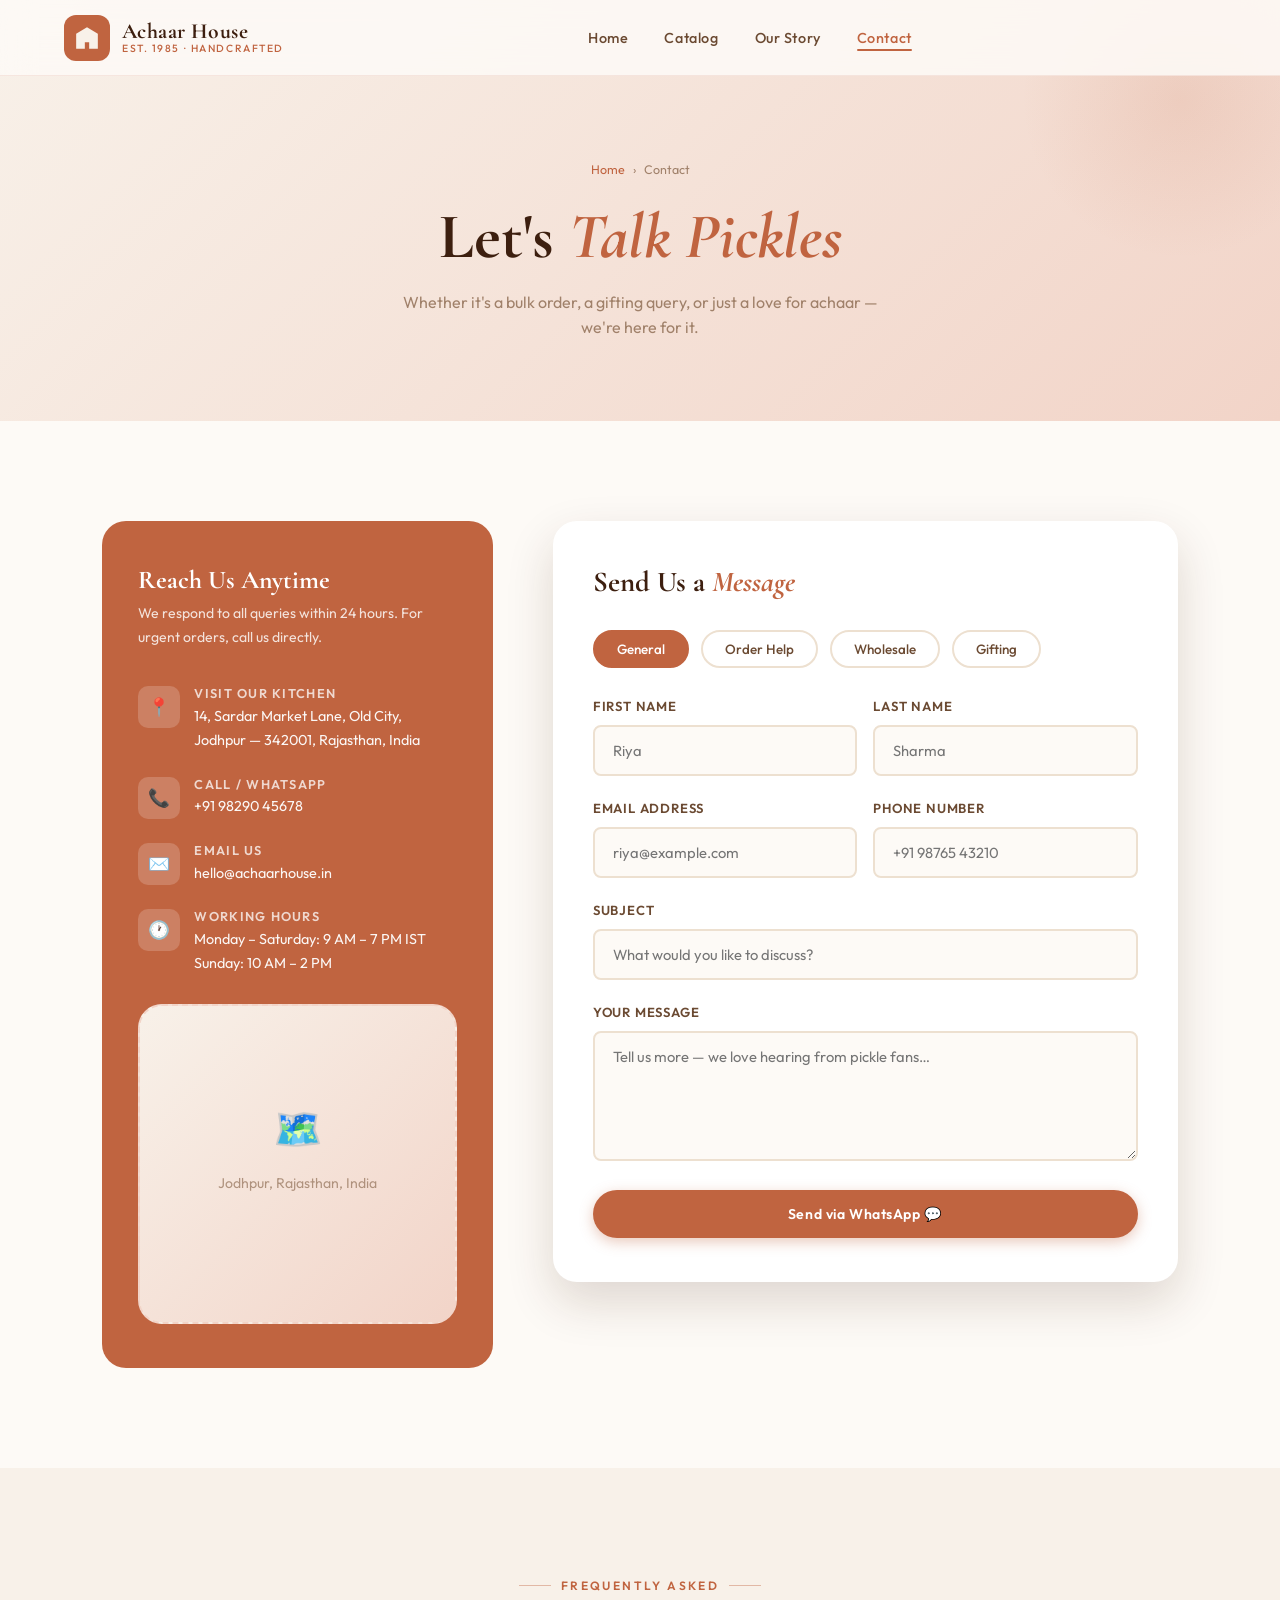
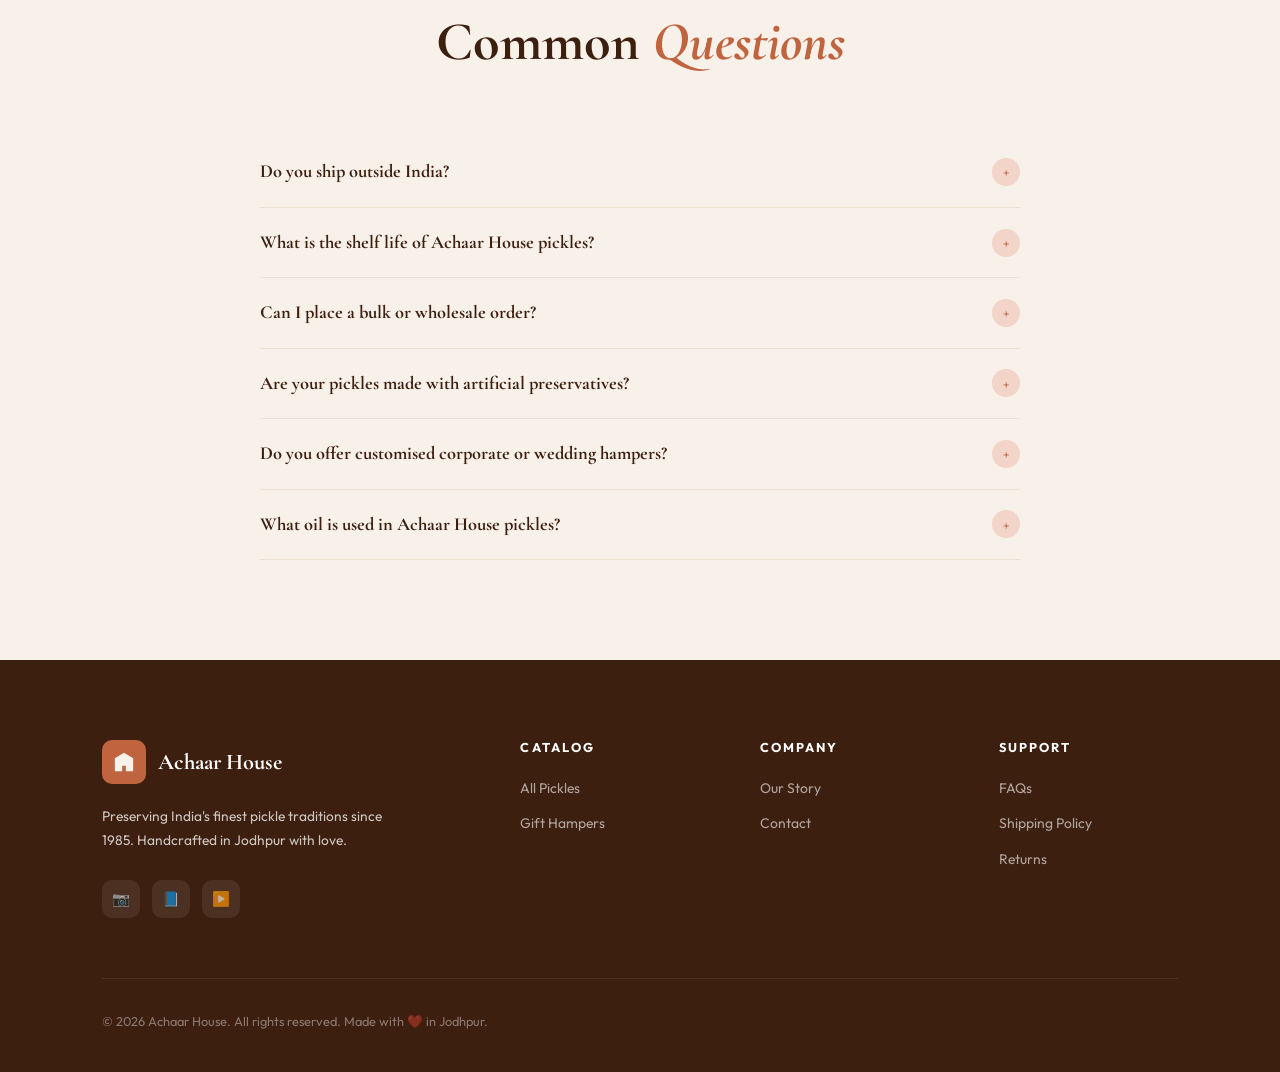
<file: contact.html>
<!DOCTYPE html>
<html lang="en">
<head>
  <meta charset="UTF-8" />
  <meta name="viewport" content="width=device-width, initial-scale=1.0" />
  <title>Contact Us — Achaar House</title>
  <meta name="description" content="Get in touch with Achaar House for orders, wholesale enquiries, gifting, or just a pickle conversation. We'd love to hear from you." />
  <link rel="stylesheet" href="styles.css" />
  <link rel="icon" type="image/svg+xml" href="favicon.svg" />
  <link rel="icon" type="image/png" href="favicon.png" />
  <link rel="apple-touch-icon" href="favicon.png" />
  <style>
    .map-placeholder {
      height: 320px;
      background: linear-gradient(135deg, var(--cream) 0%, var(--terracotta-pale) 100%);
      border-radius: var(--radius-lg);
      display: flex;
      flex-direction: column;
      align-items: center;
      justify-content: center;
      gap: 12px;
      color: var(--text-muted);
      font-size: 2.5rem;
      margin-top: 28px;
      border: 2px dashed var(--terracotta-pale);
    }
    .map-placeholder p { font-size: 0.88rem; font-family: 'Outfit', sans-serif; }
    .faq-item {
      border-bottom: 1px solid var(--cream-dark);
      padding: 20px 0;
    }
    .faq-question {
      font-family: 'Cormorant Garamond', serif;
      font-size: 1.15rem;
      font-weight: 700;
      color: var(--brown-deep);
      cursor: pointer;
      display: flex;
      justify-content: space-between;
      align-items: center;
    }
    .faq-question .faq-icon {
      width: 28px; height: 28px;
      border-radius: 50%;
      background: var(--terracotta-pale);
      display: flex; align-items: center; justify-content: center;
      font-size: 1rem;
      color: var(--terracotta);
      transition: var(--transition);
      flex-shrink: 0;
    }
    .faq-answer {
      font-size: 0.9rem;
      color: var(--text-muted);
      line-height: 1.8;
      max-height: 0;
      overflow: hidden;
      transition: max-height 0.4s ease, padding 0.3s ease;
    }
    .faq-item.open .faq-answer { max-height: 200px; padding-top: 12px; }
    .faq-item.open .faq-icon { background: var(--terracotta); color: #fff; transform: rotate(45deg); }
  </style>
</head>
<body>

<!-- ===== NAVBAR ===== -->
<nav class="navbar" id="navbar">
  <a href="index.html" class="nav-logo">
    <div class="nav-logo-icon">
      <svg viewBox="0 0 24 24" xmlns="http://www.w3.org/2000/svg">
        <path d="M12 2L2 8v14h8v-6h4v6h8V8L12 2z"/>
      </svg>
    </div>
    <div class="nav-logo-text">
      <span class="brand-name">Achaar House</span>
      <span class="brand-tagline">Est. 1985 · Handcrafted</span>
    </div>
  </a>
  <ul class="nav-links">
    <li><a href="index.html">Home</a></li>
    <li><a href="catalog.html">Catalog</a></li>
    <li><a href="about.html">Our Story</a></li>
    <li><a href="contact.html" class="active">Contact</a></li>
  </ul>
  <div class="nav-cta"></div>
  <div class="hamburger" id="hamburger"><span></span><span></span><span></span></div>
</nav>

<div class="mobile-nav" id="mobileNav">
  <span class="mobile-nav-close" id="mobileClose">✕</span>
  <a href="index.html">Home</a>
  <a href="catalog.html">Catalog</a>
  <a href="about.html">Our Story</a>
  <a href="contact.html">Contact</a>
</div>

<!-- ===== PAGE HEADER ===== -->
<div class="page-header">
  <div class="breadcrumb">
    <a href="index.html">Home</a>
    <span class="sep">›</span>
    <span>Contact</span>
  </div>
  <h1>Let's <em style="font-style:italic; color:var(--terracotta);">Talk Pickles</em></h1>
  <p>Whether it's a bulk order, a gifting query, or just a love for achaar — we're here for it.</p>
</div>

<!-- ===== CONTACT MAIN ===== -->
<section class="section-pad">
  <div class="contact-grid">

    <!-- Left: Info Card -->
    <div>
      <div class="contact-info-card fade-up">
        <h3>Reach Us Anytime</h3>
        <p>We respond to all queries within 24 hours. For urgent orders, call us directly.</p>

        <div class="contact-detail">
          <div class="contact-detail-icon">📍</div>
          <div class="contact-detail-text">
            <h4>Visit Our Kitchen</h4>
            <p>14, Sardar Market Lane, Old City, Jodhpur — 342001, Rajasthan, India</p>
          </div>
        </div>

        <div class="contact-detail">
          <div class="contact-detail-icon">📞</div>
          <div class="contact-detail-text">
            <h4>Call / WhatsApp</h4>
            <p>+91 98290 45678</p>
          </div>
        </div>

        <div class="contact-detail">
          <div class="contact-detail-icon">✉️</div>
          <div class="contact-detail-text">
            <h4>Email Us</h4>
            <p>hello@achaarhouse.in</p>
          </div>
        </div>

        <div class="contact-detail">
          <div class="contact-detail-icon">🕐</div>
          <div class="contact-detail-text">
            <h4>Working Hours</h4>
            <p>Monday – Saturday: 9 AM – 7 PM IST<br />Sunday: 10 AM – 2 PM</p>
          </div>
        </div>

        <div class="map-placeholder">
          <span>🗺️</span>
          <p>Jodhpur, Rajasthan, India</p>
        </div>
      </div>
    </div>

    <!-- Right: Form -->
    <div class="contact-form fade-up">
      <h3>Send Us a <em style="font-style:italic; color:var(--terracotta);">Message</em></h3>

      <div style="display:flex; gap:12px; flex-wrap:wrap; margin-bottom:28px;">
        <button class="filter-btn active" id="typeGeneral" onclick="selectInquiry('general', this)">General</button>
        <button class="filter-btn" id="typeOrder" onclick="selectInquiry('order', this)">Order Help</button>
        <button class="filter-btn" id="typeWholesale" onclick="selectInquiry('wholesale', this)">Wholesale</button>
        <button class="filter-btn" id="typeGift" onclick="selectInquiry('gift', this)">Gifting</button>
      </div>

      <form id="contactForm" onsubmit="handleSubmit(event)">
        <div class="form-row">
          <div class="form-group">
            <label for="firstName">First Name</label>
            <input type="text" id="firstName" class="form-control" placeholder="Riya" required />
          </div>
          <div class="form-group">
            <label for="lastName">Last Name</label>
            <input type="text" id="lastName" class="form-control" placeholder="Sharma" required />
          </div>
        </div>
        <div class="form-row">
          <div class="form-group">
            <label for="email">Email Address</label>
            <input type="email" id="email" class="form-control" placeholder="riya@example.com" required />
          </div>
          <div class="form-group">
            <label for="phone">Phone Number</label>
            <input type="tel" id="phone" class="form-control" placeholder="+91 98765 43210" />
          </div>
        </div>
        <div class="form-group" id="orderFieldGroup" style="display:none;">
          <label for="orderNumber">Order ID (if applicable)</label>
          <input type="text" id="orderNumber" class="form-control" placeholder="AH-2026-XXXXX" />
        </div>
        <div class="form-group" id="wholesaleFieldGroup" style="display:none;">
          <label for="businessName">Business / Store Name</label>
          <input type="text" id="businessName" class="form-control" placeholder="Your store or restaurant name" />
        </div>
        <div class="form-group">
          <label for="subject">Subject</label>
          <input type="text" id="subject" class="form-control" placeholder="What would you like to discuss?" required />
        </div>
        <div class="form-group">
          <label for="message">Your Message</label>
          <textarea id="message" class="form-control" rows="5" placeholder="Tell us more — we love hearing from pickle fans…" required></textarea>
        </div>
        <button type="submit" class="btn-primary" id="submitBtn" style="width:100%; justify-content:center; padding:15px;">Send via WhatsApp 💬</button>
      </form>

      <!-- Success State -->
      <div id="successMsg" style="display:none; text-align:center; padding:40px 20px;">
        <div style="font-size:3rem; margin-bottom:16px;">💬</div>
        <h3 style="font-family:'Cormorant Garamond',serif; color:var(--brown-deep); margin-bottom:10px; font-size:1.8rem;">Opening WhatsApp!</h3>
        <p style="color:var(--text-muted); font-size:0.9rem; line-height:1.7;">Your message has been formatted. If WhatsApp didn't open automatically, click below to chat with us on WhatsApp.</p>
        <div style="display:flex; gap:12px; justify-content:center; flex-wrap:wrap; margin-top:24px;">
          <a id="waDirectBtn" href="#" target="_blank" class="btn-primary" style="text-decoration:none;">Open WhatsApp Chat 📲</a>
          <button class="btn-secondary" onclick="resetForm()">Send Another Message</button>
        </div>
      </div>
    </div>

  </div>
</section>

<!-- ===== FAQ ===== -->
<section class="section-pad" style="background:var(--cream);">
  <div style="max-width:760px; margin:0 auto;">
    <div class="section-header">
      <div class="section-eyebrow">Frequently Asked</div>
      <h2 class="section-title">Common <em>Questions</em></h2>
    </div>

    <div class="faq-item fade-up">
      <div class="faq-question" onclick="toggleFaq(this)">
        Do you ship outside India?
        <span class="faq-icon">+</span>
      </div>
      <div class="faq-answer">Currently we ship domestically across all 500+ cities in India via reputed courier partners. We are working on international shipping for NRI customers — sign up for our newsletter to be notified when it launches!</div>
    </div>

    <div class="faq-item fade-up">
      <div class="faq-question" onclick="toggleFaq(this)">
        What is the shelf life of Achaar House pickles?
        <span class="faq-icon">+</span>
      </div>
      <div class="faq-answer">All our pickles have a shelf life of 12–18 months when stored in a cool, dry place. Once opened, refrigerate and consume within 3–4 months. Always use a clean, dry spoon to maintain freshness.</div>
    </div>

    <div class="faq-item fade-up">
      <div class="faq-question" onclick="toggleFaq(this)">
        Can I place a bulk or wholesale order?
        <span class="faq-icon">+</span>
      </div>
      <div class="faq-answer">Yes! We supply to restaurants, hotels, grocery chains, and corporate gifting clients. Wholesale orders (minimum 50 jars) receive special pricing and priority dispatch. Select "Wholesale" in our contact form above or call us directly.</div>
    </div>

    <div class="faq-item fade-up">
      <div class="faq-question" onclick="toggleFaq(this)">
        Are your pickles made with artificial preservatives?
        <span class="faq-icon">+</span>
      </div>
      <div class="faq-answer">Absolutely not. Our preservation method is entirely traditional — salt, mustard oil, acidity from the fruits/vegetables, and sun-curing. No artificial preservatives, no artificial colours, no synthetic flavours — ever.</div>
    </div>

    <div class="faq-item fade-up">
      <div class="faq-question" onclick="toggleFaq(this)">
        Do you offer customised corporate or wedding hampers?
        <span class="faq-icon">+</span>
      </div>
      <div class="faq-answer">We love custom hampers! You can choose specific pickle varieties, select packaging style (cloth bag, wooden crate, or premium gift box), and even add a personalised note card. Contact us at least 7 days in advance for custom orders.</div>
    </div>

    <div class="faq-item fade-up">
      <div class="faq-question" onclick="toggleFaq(this)">
        What oil is used in Achaar House pickles?
        <span class="faq-icon">+</span>
      </div>
      <div class="faq-answer">We exclusively use cold-pressed kachi ghani mustard oil, sourced from traditional oil mills in Rajasthan. It is the backbone of authentic North Indian achaar flavour and aroma — and has been our singular choice since 1985.</div>
    </div>

  </div>
</section>

<!-- ===== FOOTER ===== -->
<footer>
  <div class="footer-grid">
    <div>
      <div class="footer-brand-logo">
        <div class="footer-brand-icon">
          <svg width="22" height="22" viewBox="0 0 24 24" fill="#F8F1E9"><path d="M12 2L2 8v14h8v-6h4v6h8V8L12 2z"/></svg>
        </div>
        <span class="footer-brand-name">Achaar House</span>
      </div>
      <p class="footer-brand-desc">Preserving India's finest pickle traditions since 1985. Handcrafted in Jodhpur with love.</p>
      <div class="social-links">
        <a href="#" class="social-link" aria-label="Instagram">📷</a>
        <a href="#" class="social-link" aria-label="Facebook">📘</a>
        <a href="#" class="social-link" aria-label="YouTube">▶️</a>
      </div>
    </div>
    <div class="footer-col">
      <h4>Catalog</h4>
      <ul class="footer-links">
        <li><a href="catalog.html">All Pickles</a></li>
        <li><a href="catalog.html">Gift Hampers</a></li>
      </ul>
    </div>
    <div class="footer-col">
      <h4>Company</h4>
      <ul class="footer-links">
        <li><a href="about.html">Our Story</a></li>
        <li><a href="contact.html">Contact</a></li>
      </ul>
    </div>
    <div class="footer-col">
      <h4>Support</h4>
      <ul class="footer-links">
        <li><a href="#">FAQs</a></li>
        <li><a href="#">Shipping Policy</a></li>
        <li><a href="#">Returns</a></li>
      </ul>
    </div>
  </div>
  <div class="footer-bottom"><span>© 2026 Achaar House. All rights reserved. Made with ❤️ in Jodhpur.</span></div>
</footer>

<script>
  const navbar = document.getElementById('navbar');
  window.addEventListener('scroll', () => navbar.classList.toggle('scrolled', window.scrollY > 60));
  document.getElementById('hamburger').addEventListener('click', () => document.getElementById('mobileNav').classList.add('open'));
  document.getElementById('mobileClose').addEventListener('click', () => document.getElementById('mobileNav').classList.remove('open'));

  // Inquiry type selector
  let currentInquiryType = 'General';
  function selectInquiry(type, btn) {
    document.querySelectorAll('#contactForm .filter-btn').forEach(b => b.classList.remove('active'));
    btn.classList.add('active');
    currentInquiryType = btn.textContent.trim();
    document.getElementById('orderFieldGroup').style.display = type === 'order' ? 'block' : 'none';
    document.getElementById('wholesaleFieldGroup').style.display = type === 'wholesale' ? 'block' : 'none';
  }

  // Form submit -> WhatsApp redirect
  function handleSubmit(e) {
    e.preventDefault();
    
    const firstName = document.getElementById('firstName').value.trim();
    const lastName = document.getElementById('lastName').value.trim();
    const email = document.getElementById('email').value.trim();
    const phone = document.getElementById('phone').value.trim();
    const orderNumber = document.getElementById('orderNumber').value.trim();
    const businessName = document.getElementById('businessName').value.trim();
    const subject = document.getElementById('subject').value.trim();
    const message = document.getElementById('message').value.trim();

    const msgLines = [
      `*New Inquiry - Achaar House* 🥒`,
      ``,
      `*Inquiry Type:* ${currentInquiryType}`,
      `*Name:* ${firstName} ${lastName}`,
      `*Email:* ${email}`
    ];

    if (phone) {
      msgLines.push(`*Phone:* ${phone}`);
    }
    if (orderNumber && document.getElementById('orderFieldGroup').style.display !== 'none') {
      msgLines.push(`*Order ID:* ${orderNumber}`);
    }
    if (businessName && document.getElementById('wholesaleFieldGroup').style.display !== 'none') {
      msgLines.push(`*Business Name:* ${businessName}`);
    }
    msgLines.push(`*Subject:* ${subject}`);
    msgLines.push(``);
    msgLines.push(`*Message:*`);
    msgLines.push(message);

    const fullMessage = msgLines.join('\n');
    const waNumber = '919829045678';
    const waUrl = `https://wa.me/${waNumber}?text=${encodeURIComponent(fullMessage)}`;

    const btn = document.getElementById('submitBtn');
    btn.textContent = 'Redirecting to WhatsApp…';
    btn.disabled = true;

    // Open WhatsApp in new tab
    window.open(waUrl, '_blank');

    setTimeout(() => {
      document.getElementById('contactForm').style.display = 'none';
      document.getElementById('waDirectBtn').href = waUrl;
      document.getElementById('successMsg').style.display = 'block';
    }, 600);
  }

  function resetForm() {
    document.getElementById('contactForm').reset();
    document.getElementById('contactForm').style.display = 'block';
    document.getElementById('successMsg').style.display = 'none';
    const btn = document.getElementById('submitBtn');
    btn.textContent = 'Send via WhatsApp 💬';
    btn.disabled = false;
  }

  // FAQ accordion
  function toggleFaq(el) {
    const item = el.parentElement;
    const isOpen = item.classList.contains('open');
    document.querySelectorAll('.faq-item').forEach(i => i.classList.remove('open'));
    if (!isOpen) item.classList.add('open');
  }

  // Scroll animations
  const observer = new IntersectionObserver((entries) => {
    entries.forEach(e => { if (e.isIntersecting) e.target.classList.add('visible'); });
  }, { threshold: 0.1 });
  document.querySelectorAll('.fade-up').forEach(el => observer.observe(el));
</script>
</body>
</html>
</file>
<file: styles.css>
/* =========================================
   ACHAAR HOUSE — Global Design System
   ========================================= */

@import url('https://fonts.googleapis.com/css2?family=Cormorant+Garamond:ital,wght@0,400;0,500;0,600;0,700;1,400;1,600&family=Outfit:wght@300;400;500;600;700&family=Playfair+Display:ital,wght@0,700;1,600&display=swap');

/* ---------- DESIGN TOKENS ---------- */
:root {
  --terracotta:    #C06440;
  --terracotta-dark: #9B4E30;
  --terracotta-light: #D9846A;
  --terracotta-pale: #F2D4C8;
  --cream:         #F8F1E9;
  --cream-dark:    #EDE0D0;
  --warm-white:    #FDFAF6;
  --gold:          #C9A84C;
  --gold-light:    #E8C97A;
  --amber:         #E07B39;
  --brown-deep:    #3D1F0F;
  --brown-mid:     #6B3A22;
  --brown-soft:    #9C6344;
  --green-herb:    #5E7C4A;
  --text-primary:  #2A1506;
  --text-secondary:#6B4A32;
  --text-muted:    #A0816A;

  --shadow-sm:  0 2px 8px rgba(61,31,15,0.08);
  --shadow-md:  0 8px 24px rgba(61,31,15,0.12);
  --shadow-lg:  0 20px 48px rgba(61,31,15,0.16);
  --shadow-xl:  0 32px 64px rgba(61,31,15,0.22);

  --radius-sm:  8px;
  --radius-md:  16px;
  --radius-lg:  24px;
  --radius-xl:  40px;
  --radius-pill:100px;

  --transition: 0.35s cubic-bezier(0.4, 0, 0.2, 1);
}

/* ---------- RESET & BASE ---------- */
*, *::before, *::after { box-sizing: border-box; margin: 0; padding: 0; }

html { scroll-behavior: smooth; }

body {
  font-family: 'Outfit', sans-serif;
  background-color: var(--warm-white);
  color: var(--text-primary);
  line-height: 1.6;
  overflow-x: hidden;
}

img { display: block; max-width: 100%; }

a { text-decoration: none; color: inherit; }

ul { list-style: none; }

h1, h2, h3, h4 {
  font-family: 'Cormorant Garamond', serif;
  line-height: 1.15;
}

/* ---------- SCROLLBAR ---------- */
::-webkit-scrollbar { width: 6px; }
::-webkit-scrollbar-track { background: var(--cream); }
::-webkit-scrollbar-thumb { background: var(--terracotta); border-radius: 10px; }

/* ---------- SELECTION ---------- */
::selection { background: var(--terracotta-pale); color: var(--brown-deep); }

/* ============================================================
   NAVBAR
   ============================================================ */
.navbar {
  position: fixed;
  top: 0; left: 0; right: 0;
  z-index: 1000;
  padding: 0 5%;
  display: flex;
  align-items: center;
  justify-content: space-between;
  height: 76px;
  background: rgba(253, 250, 246, 0.88);
  backdrop-filter: blur(16px);
  -webkit-backdrop-filter: blur(16px);
  border-bottom: 1px solid rgba(192,100,64,0.12);
  transition: var(--transition);
}

.navbar.scrolled {
  box-shadow: var(--shadow-md);
  background: rgba(253, 250, 246, 0.97);
}

.nav-logo {
  display: flex;
  align-items: center;
  gap: 12px;
}

.nav-logo-icon {
  width: 46px; height: 46px;
  background: var(--terracotta);
  border-radius: 12px;
  display: flex; align-items: center; justify-content: center;
  flex-shrink: 0;
}

.nav-logo-icon svg { width: 26px; height: 26px; fill: var(--cream); }

.nav-logo-text {
  display: flex; flex-direction: column;
  line-height: 1;
}

.nav-logo-text .brand-name {
  font-family: 'Cormorant Garamond', serif;
  font-size: 1.35rem;
  font-weight: 700;
  color: var(--brown-deep);
  letter-spacing: 0.02em;
}

.nav-logo-text .brand-tagline {
  font-size: 0.65rem;
  color: var(--terracotta);
  font-weight: 500;
  letter-spacing: 0.15em;
  text-transform: uppercase;
  margin-top: 2px;
}

.nav-links {
  display: flex;
  align-items: center;
  gap: 36px;
}

.nav-links a {
  font-size: 0.9rem;
  font-weight: 500;
  color: var(--text-secondary);
  letter-spacing: 0.04em;
  position: relative;
  transition: color var(--transition);
}

.nav-links a::after {
  content: '';
  position: absolute;
  bottom: -4px; left: 0;
  width: 0; height: 2px;
  background: var(--terracotta);
  border-radius: 2px;
  transition: width var(--transition);
}

.nav-links a:hover,
.nav-links a.active { color: var(--terracotta); }

.nav-links a:hover::after,
.nav-links a.active::after { width: 100%; }

.nav-cta {
  display: flex;
  align-items: center;
  gap: 12px;
}

.btn-primary {
  display: inline-flex;
  align-items: center;
  gap: 8px;
  padding: 11px 26px;
  background: var(--terracotta);
  color: #fff;
  border: none;
  border-radius: var(--radius-pill);
  font-family: 'Outfit', sans-serif;
  font-size: 0.88rem;
  font-weight: 600;
  letter-spacing: 0.04em;
  cursor: pointer;
  transition: var(--transition);
  box-shadow: 0 4px 14px rgba(192,100,64,0.35);
}

.btn-primary:hover {
  background: var(--terracotta-dark);
  transform: translateY(-2px);
  box-shadow: 0 8px 24px rgba(192,100,64,0.45);
}

.btn-secondary {
  display: inline-flex;
  align-items: center;
  gap: 8px;
  padding: 11px 26px;
  background: transparent;
  color: var(--terracotta);
  border: 2px solid var(--terracotta);
  border-radius: var(--radius-pill);
  font-family: 'Outfit', sans-serif;
  font-size: 0.88rem;
  font-weight: 600;
  letter-spacing: 0.04em;
  cursor: pointer;
  transition: var(--transition);
}

.btn-secondary:hover {
  background: var(--terracotta);
  color: #fff;
  transform: translateY(-2px);
  box-shadow: 0 8px 24px rgba(192,100,64,0.35);
}

.btn-ghost {
  display: inline-flex;
  align-items: center;
  gap: 8px;
  padding: 12px 28px;
  background: rgba(255,255,255,0.18);
  color: #fff;
  border: 2px solid rgba(255,255,255,0.5);
  border-radius: var(--radius-pill);
  font-family: 'Outfit', sans-serif;
  font-size: 0.88rem;
  font-weight: 600;
  letter-spacing: 0.04em;
  cursor: pointer;
  transition: var(--transition);
  backdrop-filter: blur(8px);
}

.btn-ghost:hover {
  background: rgba(255,255,255,0.32);
  border-color: #fff;
  transform: translateY(-2px);
}

/* Hamburger */
.hamburger {
  display: none;
  flex-direction: column;
  gap: 5px;
  cursor: pointer;
  padding: 4px;
}

.hamburger span {
  display: block;
  width: 24px; height: 2px;
  background: var(--brown-deep);
  border-radius: 2px;
  transition: var(--transition);
}

/* Mobile Nav */
.mobile-nav {
  display: none;
  position: fixed;
  inset: 0;
  background: var(--warm-white);
  z-index: 999;
  flex-direction: column;
  align-items: center;
  justify-content: center;
  gap: 32px;
}

.mobile-nav.open { display: flex; }

.mobile-nav a {
  font-family: 'Cormorant Garamond', serif;
  font-size: 2rem;
  font-weight: 600;
  color: var(--brown-deep);
  transition: color var(--transition);
}

.mobile-nav a:hover { color: var(--terracotta); }

.mobile-nav-close {
  position: absolute;
  top: 24px; right: 5%;
  font-size: 2rem;
  cursor: pointer;
  color: var(--text-secondary);
}

/* ============================================================
   HERO SECTION
   ============================================================ */
.hero {
  position: relative;
  min-height: 100vh;
  display: flex;
  align-items: center;
  overflow: hidden;
}

.hero-bg {
  position: absolute;
  inset: 0;
  background-image: url('images/hero_banner.jpg');
  background-size: cover;
  background-position: center;
  transform: scale(1.06);
  transition: transform 8s ease;
}

.hero-bg.loaded { transform: scale(1); }

.hero-overlay {
  position: absolute;
  inset: 0;
  background: linear-gradient(
    105deg,
    rgba(42,21,6,0.72) 0%,
    rgba(42,21,6,0.45) 50%,
    rgba(42,21,6,0.12) 100%
  );
}

.hero-content {
  position: relative;
  z-index: 2;
  padding: 140px 8% 100px;
  max-width: 680px;
}

.hero-badge {
  display: inline-flex;
  align-items: center;
  gap: 8px;
  padding: 7px 18px;
  background: rgba(201,168,76,0.25);
  border: 1px solid rgba(201,168,76,0.5);
  border-radius: var(--radius-pill);
  color: var(--gold-light);
  font-size: 0.76rem;
  font-weight: 600;
  letter-spacing: 0.16em;
  text-transform: uppercase;
  margin-bottom: 28px;
  backdrop-filter: blur(8px);
}

.hero-badge::before {
  content: '';
  width: 6px; height: 6px;
  background: var(--gold-light);
  border-radius: 50%;
  animation: pulse 2s infinite;
}

@keyframes pulse {
  0%, 100% { opacity: 1; transform: scale(1); }
  50% { opacity: 0.5; transform: scale(1.4); }
}

.hero h1 {
  font-family: 'Cormorant Garamond', serif;
  font-size: clamp(3.2rem, 7vw, 5.5rem);
  font-weight: 700;
  color: #fff;
  line-height: 1.05;
  margin-bottom: 24px;
}

.hero h1 em {
  font-style: italic;
  color: var(--gold-light);
}

.hero-desc {
  font-size: 1.05rem;
  color: rgba(255,255,255,0.82);
  margin-bottom: 40px;
  max-width: 500px;
  line-height: 1.75;
}

.hero-actions {
  display: flex;
  gap: 16px;
  flex-wrap: wrap;
}

.hero-scroll {
  position: absolute;
  bottom: 36px;
  left: 50%;
  transform: translateX(-50%);
  display: flex;
  flex-direction: column;
  align-items: center;
  gap: 8px;
  color: rgba(255,255,255,0.6);
  font-size: 0.72rem;
  letter-spacing: 0.14em;
  text-transform: uppercase;
  z-index: 2;
  animation: bounce 2.2s ease infinite;
}

.hero-scroll-line {
  width: 1px; height: 40px;
  background: linear-gradient(to bottom, rgba(255,255,255,0.6), transparent);
}

@keyframes bounce {
  0%, 100% { transform: translateX(-50%) translateY(0); }
  50% { transform: translateX(-50%) translateY(8px); }
}

/* Stats strip */
.hero-stats {
  position: absolute;
  right: 6%;
  bottom: 60px;
  z-index: 2;
  display: flex;
  flex-direction: column;
  gap: 20px;
}

.stat-item {
  text-align: right;
}

.stat-number {
  font-family: 'Cormorant Garamond', serif;
  font-size: 2.2rem;
  font-weight: 700;
  color: var(--gold-light);
  line-height: 1;
}

.stat-label {
  font-size: 0.72rem;
  color: rgba(255,255,255,0.65);
  letter-spacing: 0.12em;
  text-transform: uppercase;
}

/* ============================================================
   SECTION UTILITIES
   ============================================================ */
.section-pad { padding: 100px 8%; }
.section-pad-sm { padding: 72px 8%; }

.section-header { text-align: center; margin-bottom: 64px; }

.section-eyebrow {
  display: inline-flex;
  align-items: center;
  gap: 10px;
  font-size: 0.75rem;
  font-weight: 600;
  letter-spacing: 0.2em;
  text-transform: uppercase;
  color: var(--terracotta);
  margin-bottom: 16px;
}

.section-eyebrow::before,
.section-eyebrow::after {
  content: '';
  flex: 1;
  height: 1px;
  width: 32px;
  background: var(--terracotta);
  opacity: 0.4;
}

.section-title {
  font-family: 'Cormorant Garamond', serif;
  font-size: clamp(2.2rem, 4.5vw, 3.4rem);
  font-weight: 700;
  color: var(--brown-deep);
  margin-bottom: 16px;
}

.section-title em {
  font-style: italic;
  color: var(--terracotta);
}

.section-subtitle {
  font-size: 1rem;
  color: var(--text-muted);
  max-width: 540px;
  margin: 0 auto;
  line-height: 1.8;
}

/* ============================================================
   FEATURED STRIP
   ============================================================ */
.features-strip {
  background: var(--terracotta);
  padding: 20px 8%;
  overflow: hidden;
}

.features-ticker {
  display: flex;
  gap: 60px;
  animation: ticker 18s linear infinite;
  white-space: nowrap;
}

.features-ticker span {
  display: inline-flex;
  align-items: center;
  gap: 12px;
  color: rgba(255,255,255,0.9);
  font-size: 0.84rem;
  font-weight: 500;
  letter-spacing: 0.08em;
  flex-shrink: 0;
}

.features-ticker span::before {
  content: '✦';
  color: var(--gold-light);
  font-size: 0.65rem;
}

@keyframes ticker {
  0% { transform: translateX(0); }
  100% { transform: translateX(-50%); }
}

/* ============================================================
   PRODUCT CARDS
   ============================================================ */
.products-grid {
  display: grid;
  grid-template-columns: repeat(auto-fill, minmax(280px, 1fr));
  gap: 28px;
}

.product-card {
  background: #fff;
  border-radius: var(--radius-lg);
  overflow: hidden;
  box-shadow: var(--shadow-sm);
  transition: var(--transition);
  position: relative;
  cursor: pointer;
}

.product-card:hover {
  transform: translateY(-10px);
  box-shadow: var(--shadow-xl);
}

.product-card-img {
  position: relative;
  aspect-ratio: 1;
  overflow: hidden;
}

.product-card-img img {
  width: 100%; height: 100%;
  object-fit: cover;
  transition: transform 0.6s ease;
}

.product-card:hover .product-card-img img {
  transform: scale(1.08);
}

.product-badge {
  position: absolute;
  top: 14px; right: 14px;
  padding: 5px 12px;
  background: var(--gold);
  color: #fff;
  font-size: 0.68rem;
  font-weight: 700;
  letter-spacing: 0.1em;
  text-transform: uppercase;
  border-radius: var(--radius-pill);
}

.product-badge.new { background: var(--green-herb); }
.product-badge.hot { background: #E04040; }

.product-card-body {
  padding: 22px 22px 20px;
}

.product-category {
  font-size: 0.7rem;
  font-weight: 600;
  letter-spacing: 0.16em;
  text-transform: uppercase;
  color: var(--terracotta);
  margin-bottom: 6px;
}

.product-name {
  font-family: 'Cormorant Garamond', serif;
  font-size: 1.45rem;
  font-weight: 700;
  color: var(--brown-deep);
  margin-bottom: 8px;
}

.product-desc {
  font-size: 0.84rem;
  color: var(--text-muted);
  line-height: 1.65;
  margin-bottom: 16px;
}

.product-footer {
  display: flex;
  align-items: center;
  justify-content: space-between;
}

.product-price {
  font-family: 'Cormorant Garamond', serif;
  font-size: 1.35rem;
  font-weight: 700;
  color: var(--terracotta);
}

.product-price span {
  font-family: 'Outfit', sans-serif;
  font-size: 0.75rem;
  color: var(--text-muted);
  font-weight: 400;
}

.add-btn {
  width: 40px; height: 40px;
  border-radius: 50%;
  background: var(--terracotta-pale);
  border: none;
  cursor: pointer;
  display: flex; align-items: center; justify-content: center;
  transition: var(--transition);
  color: var(--terracotta);
  font-size: 1.2rem;
}

.add-btn:hover {
  background: var(--terracotta);
  color: #fff;
  transform: scale(1.12);
}

/* Spice indicator */
.spice-meter {
  display: flex;
  gap: 3px;
  margin-bottom: 14px;
}

.spice-dot {
  width: 8px; height: 8px;
  border-radius: 50%;
  background: var(--cream-dark);
}

.spice-dot.active { background: var(--terracotta); }
.spice-dot.hot { background: #E04040; }

/* ============================================================
   ABOUT / STORY SECTION
   ============================================================ */
.story-grid {
  display: grid;
  grid-template-columns: 1fr 1fr;
  gap: 80px;
  align-items: center;
}

.story-img-wrap {
  position: relative;
}

.story-img-main {
  width: 100%;
  height: 520px;
  border-radius: var(--radius-lg);
  object-fit: cover;
  box-shadow: var(--shadow-xl);
}

.story-img-accent {
  position: absolute;
  bottom: -28px; right: -28px;
  width: 48%;
  height: 200px;
  border-radius: var(--radius-md);
  border: 5px solid var(--warm-white);
  box-shadow: var(--shadow-lg);
  object-fit: cover;
}

.story-img-badge {
  position: absolute;
  top: 28px; left: -28px;
  background: var(--terracotta);
  color: #fff;
  border-radius: var(--radius-md);
  padding: 18px 22px;
  text-align: center;
  box-shadow: var(--shadow-md);
}

.story-img-badge .badge-number {
  font-family: 'Cormorant Garamond', serif;
  font-size: 2.4rem;
  font-weight: 700;
  line-height: 1;
}

.story-img-badge .badge-text {
  font-size: 0.7rem;
  letter-spacing: 0.12em;
  text-transform: uppercase;
  opacity: 0.88;
}

.story-content .section-header {
  text-align: left;
  margin-bottom: 28px;
}

.story-text {
  font-size: 1rem;
  color: var(--text-secondary);
  line-height: 1.85;
  margin-bottom: 20px;
}

.story-values {
  display: grid;
  grid-template-columns: 1fr 1fr;
  gap: 16px;
  margin: 32px 0;
}

.story-value {
  display: flex;
  align-items: flex-start;
  gap: 12px;
}

.story-value-icon {
  width: 42px; height: 42px;
  background: var(--terracotta-pale);
  border-radius: var(--radius-sm);
  display: flex; align-items: center; justify-content: center;
  font-size: 1.2rem;
  flex-shrink: 0;
}

.story-value-text h4 {
  font-size: 0.88rem;
  font-weight: 700;
  color: var(--brown-deep);
  margin-bottom: 2px;
}

.story-value-text p {
  font-size: 0.78rem;
  color: var(--text-muted);
  line-height: 1.5;
}

/* ============================================================
   CATEGORIES
   ============================================================ */
.categories-grid {
  display: grid;
  grid-template-columns: repeat(3, 1fr);
  grid-template-rows: repeat(2, 220px);
  gap: 20px;
}

.cat-card {
  border-radius: var(--radius-lg);
  overflow: hidden;
  position: relative;
  cursor: pointer;
  transition: var(--transition);
}

.cat-card:hover { transform: scale(1.02); }

.cat-card:first-child {
  grid-row: 1 / 3;
}

.cat-card img {
  width: 100%; height: 100%;
  object-fit: cover;
  transition: transform 0.6s ease;
}

.cat-card:hover img { transform: scale(1.08); }

.cat-overlay {
  position: absolute;
  inset: 0;
  background: linear-gradient(to top, rgba(42,21,6,0.75) 0%, transparent 55%);
}

.cat-label {
  position: absolute;
  bottom: 20px; left: 20px;
  color: #fff;
}

.cat-label h3 {
  font-family: 'Cormorant Garamond', serif;
  font-size: 1.35rem;
  font-weight: 700;
}

.cat-label span {
  font-size: 0.75rem;
  opacity: 0.78;
  letter-spacing: 0.08em;
}

/* ============================================================
   TESTIMONIALS
   ============================================================ */
.testimonials-bg {
  background: linear-gradient(135deg, var(--brown-deep) 0%, var(--brown-mid) 100%);
  position: relative;
  overflow: hidden;
}

.testimonials-bg::before {
  content: '';
  position: absolute;
  inset: 0;
  background: url("data:image/svg+xml,%3Csvg width='60' height='60' viewBox='0 0 60 60' xmlns='http://www.w3.org/2000/svg'%3E%3Cg fill='none' fill-rule='evenodd'%3E%3Cg fill='%23ffffff' fill-opacity='0.03'%3E%3Ccircle cx='30' cy='30' r='4'/%3E%3C/g%3E%3C/g%3E%3C/svg%3E");
}

.testimonials-grid {
  display: grid;
  grid-template-columns: repeat(3, 1fr);
  gap: 24px;
  position: relative;
  z-index: 1;
}

.testimonial-card {
  background: rgba(255,255,255,0.07);
  backdrop-filter: blur(12px);
  border: 1px solid rgba(255,255,255,0.12);
  border-radius: var(--radius-lg);
  padding: 32px 28px;
  transition: var(--transition);
}

.testimonial-card:hover {
  background: rgba(255,255,255,0.12);
  transform: translateY(-6px);
}

.testimonial-stars {
  display: flex;
  gap: 4px;
  margin-bottom: 18px;
}

.star { color: var(--gold-light); font-size: 0.95rem; }

.testimonial-text {
  font-size: 0.95rem;
  color: rgba(255,255,255,0.85);
  line-height: 1.8;
  margin-bottom: 24px;
  font-style: italic;
}

.testimonial-author {
  display: flex;
  align-items: center;
  gap: 12px;
}

.author-avatar {
  width: 44px; height: 44px;
  border-radius: 50%;
  background: var(--terracotta);
  display: flex; align-items: center; justify-content: center;
  font-family: 'Cormorant Garamond', serif;
  font-size: 1.1rem;
  font-weight: 700;
  color: #fff;
  flex-shrink: 0;
}

.author-info h4 {
  font-size: 0.88rem;
  font-weight: 600;
  color: #fff;
  font-family: 'Outfit', sans-serif;
}

.author-info span {
  font-size: 0.74rem;
  color: rgba(255,255,255,0.5);
}

.section-header-light .section-eyebrow { color: var(--gold-light); }
.section-header-light .section-title { color: #fff; }
.section-header-light .section-subtitle { color: rgba(255,255,255,0.65); }

/* ============================================================
   NEWSLETTER
   ============================================================ */
.newsletter-section {
  background: var(--terracotta-pale);
  text-align: center;
}

.newsletter-form {
  display: flex;
  gap: 12px;
  max-width: 500px;
  margin: 36px auto 0;
}

.newsletter-input {
  flex: 1;
  padding: 14px 22px;
  border: 2px solid rgba(192,100,64,0.2);
  border-radius: var(--radius-pill);
  background: #fff;
  font-family: 'Outfit', sans-serif;
  font-size: 0.9rem;
  color: var(--text-primary);
  outline: none;
  transition: border-color var(--transition);
}

.newsletter-input:focus { border-color: var(--terracotta); }
.newsletter-input::placeholder { color: var(--text-muted); }

/* ============================================================
   FOOTER
   ============================================================ */
footer {
  background: var(--brown-deep);
  color: rgba(255,255,255,0.75);
  padding: 80px 8% 40px;
}

.footer-grid {
  display: grid;
  grid-template-columns: 2fr 1fr 1fr 1fr;
  gap: 60px;
  padding-bottom: 60px;
  border-bottom: 1px solid rgba(255,255,255,0.08);
}

.footer-brand-logo {
  display: flex; align-items: center; gap: 12px;
  margin-bottom: 20px;
}

.footer-brand-icon {
  width: 44px; height: 44px;
  background: var(--terracotta);
  border-radius: 10px;
  display: flex; align-items: center; justify-content: center;
}

.footer-brand-name {
  font-family: 'Cormorant Garamond', serif;
  font-size: 1.4rem;
  font-weight: 700;
  color: #fff;
}

.footer-brand-desc {
  font-size: 0.86rem;
  line-height: 1.75;
  margin-bottom: 28px;
  max-width: 280px;
}

.social-links {
  display: flex;
  gap: 12px;
}

.social-link {
  width: 38px; height: 38px;
  border-radius: 10px;
  background: rgba(255,255,255,0.08);
  display: flex; align-items: center; justify-content: center;
  font-size: 0.9rem;
  color: rgba(255,255,255,0.65);
  transition: var(--transition);
}

.social-link:hover {
  background: var(--terracotta);
  color: #fff;
  transform: translateY(-3px);
}

.footer-col h4 {
  font-family: 'Outfit', sans-serif;
  font-size: 0.8rem;
  font-weight: 700;
  letter-spacing: 0.16em;
  text-transform: uppercase;
  color: #fff;
  margin-bottom: 20px;
}

.footer-links {
  display: flex;
  flex-direction: column;
  gap: 10px;
}

.footer-links a {
  font-size: 0.87rem;
  color: rgba(255,255,255,0.6);
  transition: color var(--transition);
}

.footer-links a:hover { color: var(--terracotta-light); }

.footer-bottom {
  display: flex;
  align-items: center;
  justify-content: space-between;
  padding-top: 32px;
  font-size: 0.8rem;
  color: rgba(255,255,255,0.4);
}

/* ============================================================
   PAGE HEADER (inner pages)
   ============================================================ */
.page-header {
  padding: 160px 8% 80px;
  background: linear-gradient(135deg, var(--cream) 0%, var(--terracotta-pale) 100%);
  position: relative;
  overflow: hidden;
  text-align: center;
}

.page-header::before {
  content: '';
  position: absolute;
  top: -60px; right: -60px;
  width: 320px; height: 320px;
  background: radial-gradient(circle, rgba(192,100,64,0.12) 0%, transparent 70%);
  border-radius: 50%;
}

.page-header h1 {
  font-size: clamp(2.5rem, 5vw, 4rem);
  font-weight: 700;
  color: var(--brown-deep);
  margin-bottom: 16px;
}

.page-header p {
  font-size: 1rem;
  color: var(--text-muted);
  max-width: 500px;
  margin: 0 auto;
}

.breadcrumb {
  display: flex;
  align-items: center;
  justify-content: center;
  gap: 8px;
  font-size: 0.78rem;
  color: var(--text-muted);
  margin-bottom: 20px;
}

.breadcrumb a { color: var(--terracotta); }
.breadcrumb .sep { color: var(--text-muted); }

/* ============================================================
   FILTER BAR
   ============================================================ */
.filter-bar {
  display: flex;
  align-items: center;
  gap: 10px;
  flex-wrap: wrap;
  margin-bottom: 48px;
}

.filter-btn {
  padding: 9px 22px;
  border-radius: var(--radius-pill);
  border: 2px solid var(--cream-dark);
  background: #fff;
  font-family: 'Outfit', sans-serif;
  font-size: 0.84rem;
  font-weight: 500;
  color: var(--text-secondary);
  cursor: pointer;
  transition: var(--transition);
}

.filter-btn:hover,
.filter-btn.active {
  border-color: var(--terracotta);
  background: var(--terracotta);
  color: #fff;
}

/* ============================================================
   CONTACT PAGE
   ============================================================ */
.contact-grid {
  display: grid;
  grid-template-columns: 1fr 1.6fr;
  gap: 60px;
  align-items: start;
}

.contact-info-card {
  background: var(--terracotta);
  border-radius: var(--radius-lg);
  padding: 44px 36px;
  color: #fff;
  position: sticky;
  top: 100px;
}

.contact-info-card h3 {
  font-size: 1.6rem;
  margin-bottom: 8px;
}

.contact-info-card p {
  font-size: 0.88rem;
  opacity: 0.82;
  line-height: 1.7;
  margin-bottom: 36px;
}

.contact-detail {
  display: flex;
  align-items: flex-start;
  gap: 14px;
  margin-bottom: 24px;
}

.contact-detail-icon {
  width: 42px; height: 42px;
  border-radius: 10px;
  background: rgba(255,255,255,0.18);
  display: flex; align-items: center; justify-content: center;
  font-size: 1.1rem;
  flex-shrink: 0;
}

.contact-detail-text h4 {
  font-family: 'Outfit', sans-serif;
  font-size: 0.8rem;
  font-weight: 600;
  letter-spacing: 0.1em;
  text-transform: uppercase;
  opacity: 0.75;
  margin-bottom: 3px;
}

.contact-detail-text p {
  font-size: 0.9rem;
  opacity: 0.95;
  margin-bottom: 0;
}

.contact-form {
  background: #fff;
  border-radius: var(--radius-lg);
  padding: 44px 40px;
  box-shadow: var(--shadow-lg);
}

.contact-form h3 {
  font-size: 1.8rem;
  color: var(--brown-deep);
  margin-bottom: 32px;
}

.form-group {
  margin-bottom: 22px;
}

.form-group label {
  display: block;
  font-size: 0.82rem;
  font-weight: 600;
  color: var(--text-secondary);
  letter-spacing: 0.06em;
  text-transform: uppercase;
  margin-bottom: 8px;
}

.form-control {
  width: 100%;
  padding: 14px 18px;
  border: 2px solid var(--cream-dark);
  border-radius: var(--radius-sm);
  font-family: 'Outfit', sans-serif;
  font-size: 0.92rem;
  color: var(--text-primary);
  background: var(--warm-white);
  outline: none;
  transition: border-color var(--transition);
}

.form-control:focus { border-color: var(--terracotta); }

textarea.form-control {
  resize: vertical;
  min-height: 130px;
}

.form-row {
  display: grid;
  grid-template-columns: 1fr 1fr;
  gap: 16px;
}

/* ============================================================
   ABOUT PAGE EXTRAS
   ============================================================ */
.timeline {
  position: relative;
  padding: 0 0 0 40px;
}

.timeline::before {
  content: '';
  position: absolute;
  left: 8px; top: 0; bottom: 0;
  width: 2px;
  background: linear-gradient(to bottom, var(--terracotta), transparent);
}

.timeline-item {
  position: relative;
  margin-bottom: 48px;
}

.timeline-item::before {
  content: '';
  position: absolute;
  left: -36px; top: 6px;
  width: 14px; height: 14px;
  border-radius: 50%;
  background: var(--terracotta);
  border: 3px solid var(--warm-white);
  box-shadow: 0 0 0 2px var(--terracotta);
}

.timeline-year {
  font-size: 0.75rem;
  font-weight: 700;
  letter-spacing: 0.14em;
  text-transform: uppercase;
  color: var(--terracotta);
  margin-bottom: 6px;
}

.timeline-title {
  font-family: 'Cormorant Garamond', serif;
  font-size: 1.25rem;
  font-weight: 700;
  color: var(--brown-deep);
  margin-bottom: 6px;
}

.timeline-desc {
  font-size: 0.88rem;
  color: var(--text-muted);
  line-height: 1.7;
}

/* Team card */
.team-grid {
  display: grid;
  grid-template-columns: repeat(3, 1fr);
  gap: 28px;
}

.team-card {
  text-align: center;
  padding: 36px 24px;
  background: #fff;
  border-radius: var(--radius-lg);
  box-shadow: var(--shadow-sm);
  transition: var(--transition);
}

.team-card:hover {
  transform: translateY(-8px);
  box-shadow: var(--shadow-lg);
}

.team-avatar {
  width: 80px; height: 80px;
  border-radius: 50%;
  background: var(--terracotta-pale);
  margin: 0 auto 16px;
  display: flex; align-items: center; justify-content: center;
  font-family: 'Cormorant Garamond', serif;
  font-size: 2rem;
  font-weight: 700;
  color: var(--terracotta);
}

.team-name {
  font-family: 'Cormorant Garamond', serif;
  font-size: 1.2rem;
  font-weight: 700;
  color: var(--brown-deep);
  margin-bottom: 4px;
}

.team-role {
  font-size: 0.78rem;
  color: var(--terracotta);
  font-weight: 600;
  letter-spacing: 0.1em;
  text-transform: uppercase;
  margin-bottom: 12px;
}

.team-bio {
  font-size: 0.84rem;
  color: var(--text-muted);
  line-height: 1.65;
}

/* ============================================================
   CART ICON
   ============================================================ */
.cart-icon {
  position: relative;
  width: 44px; height: 44px;
  border-radius: 50%;
  background: var(--cream);
  border: none;
  cursor: pointer;
  display: flex; align-items: center; justify-content: center;
  font-size: 1.15rem;
  color: var(--brown-deep);
  transition: var(--transition);
}

.cart-icon:hover { background: var(--terracotta-pale); }

.cart-badge {
  position: absolute;
  top: -4px; right: -4px;
  width: 18px; height: 18px;
  border-radius: 50%;
  background: var(--terracotta);
  color: #fff;
  font-size: 0.65rem;
  font-weight: 700;
  display: flex; align-items: center; justify-content: center;
}

/* ============================================================
   ANIMATIONS (scroll-triggered via JS)
   ============================================================ */
.fade-up {
  opacity: 0;
  transform: translateY(32px);
  transition: opacity 0.7s ease, transform 0.7s ease;
}

.values-grid {
  display: grid;
  grid-template-columns: repeat(4, 1fr);
  gap: 24px;
}

.timeline-grid {
  display: grid;
  grid-template-columns: 1fr 1fr;
  gap: 80px;
  align-items: start;
}

.timeline-img-wrapper {
  position: sticky;
  top: 100px;
}

.timeline-img {
  width: 100%;
  border-radius: var(--radius-lg);
  box-shadow: var(--shadow-xl);
  object-fit: cover;
  height: 580px;
}

.fade-up.visible {
  opacity: 1;
  transform: translateY(0);
}

.fade-up:nth-child(2) { transition-delay: 0.1s; }
.fade-up:nth-child(3) { transition-delay: 0.2s; }
.fade-up:nth-child(4) { transition-delay: 0.3s; }
.fade-up:nth-child(5) { transition-delay: 0.4s; }
.fade-up:nth-child(6) { transition-delay: 0.5s; }

/* ============================================================
   RESPONSIVE
   ============================================================ */
@media (max-width: 1024px) {
  .story-grid { grid-template-columns: 1fr; gap: 48px; }
  .story-img-main { height: 440px; }
  .story-img-accent { width: 38%; height: 160px; right: 0; bottom: -20px; }
  .testimonials-grid { grid-template-columns: 1fr 1fr; }
  .footer-grid { grid-template-columns: 1fr 1fr; gap: 40px; }
  .categories-grid { grid-template-rows: repeat(3, 200px); }
  .categories-grid .cat-card:first-child { grid-row: 1 / 2; grid-column: 1 / 3; }
  .team-grid { grid-template-columns: 1fr 1fr; }
  .contact-grid { grid-template-columns: 1fr; }
  .contact-info-card { position: static; }
  .values-grid { grid-template-columns: repeat(2, 1fr); }
  .timeline-grid { grid-template-columns: 1fr; gap: 48px; }
  .timeline-img-wrapper { position: static; }
  .timeline-img { height: 400px; }
}

@media (max-width: 768px) {
  .section-pad { padding: 72px 5%; }
  .nav-links, .nav-cta { display: none; }
  .hamburger { display: flex; }
  .hero-content { padding: 120px 5% 80px; }
  .hero-stats { display: none; }
  .testimonials-grid { grid-template-columns: 1fr; }
  .footer-grid { grid-template-columns: 1fr; gap: 28px; }
  .categories-grid {
    grid-template-columns: 1fr;
    grid-template-rows: auto;
  }
  .categories-grid .cat-card:first-child { grid-row: auto; grid-column: auto; }
  .cat-card { height: 200px; }
  .story-values { grid-template-columns: 1fr; }
  .team-grid { grid-template-columns: 1fr; }
  .values-grid { grid-template-columns: 1fr; }
  .timeline-img { height: 300px; }
  .story-img-main { height: 320px; }
  .story-img-accent { display: none; }
  .story-img-badge { transform: scale(0.85); top: 12px; left: -12px; }
  .newsletter-form { flex-direction: column; }
  .form-row { grid-template-columns: 1fr; }
  .footer-bottom { flex-direction: column; gap: 12px; text-align: center; }
}

@media (max-width: 480px) {
  .products-grid { grid-template-columns: 1fr; }
  .hero h1 { font-size: 2.4rem; }
  .page-header h1 { font-size: 2.2rem; }
  .section-title { font-size: 2rem; }
  .contact-form { padding: 24px 16px; }
  .story-grid { gap: 32px; }
}
</file>
